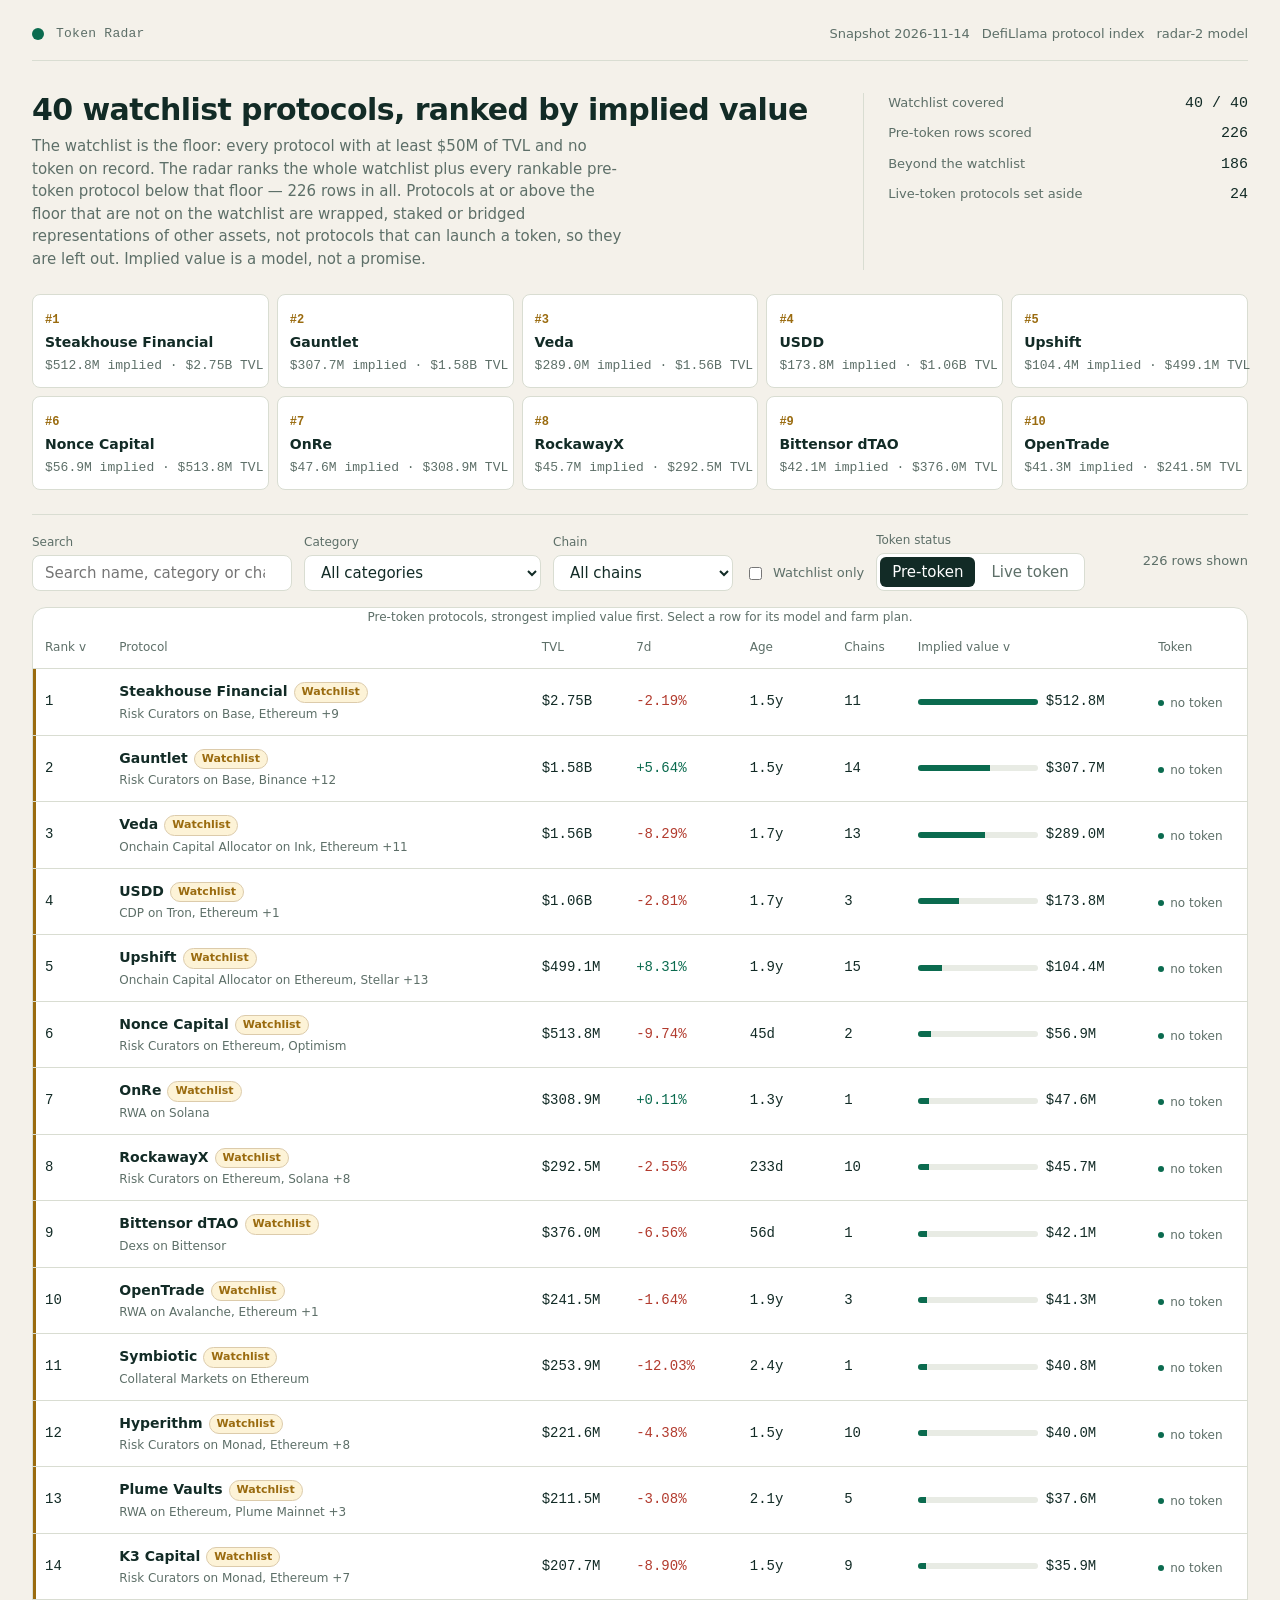
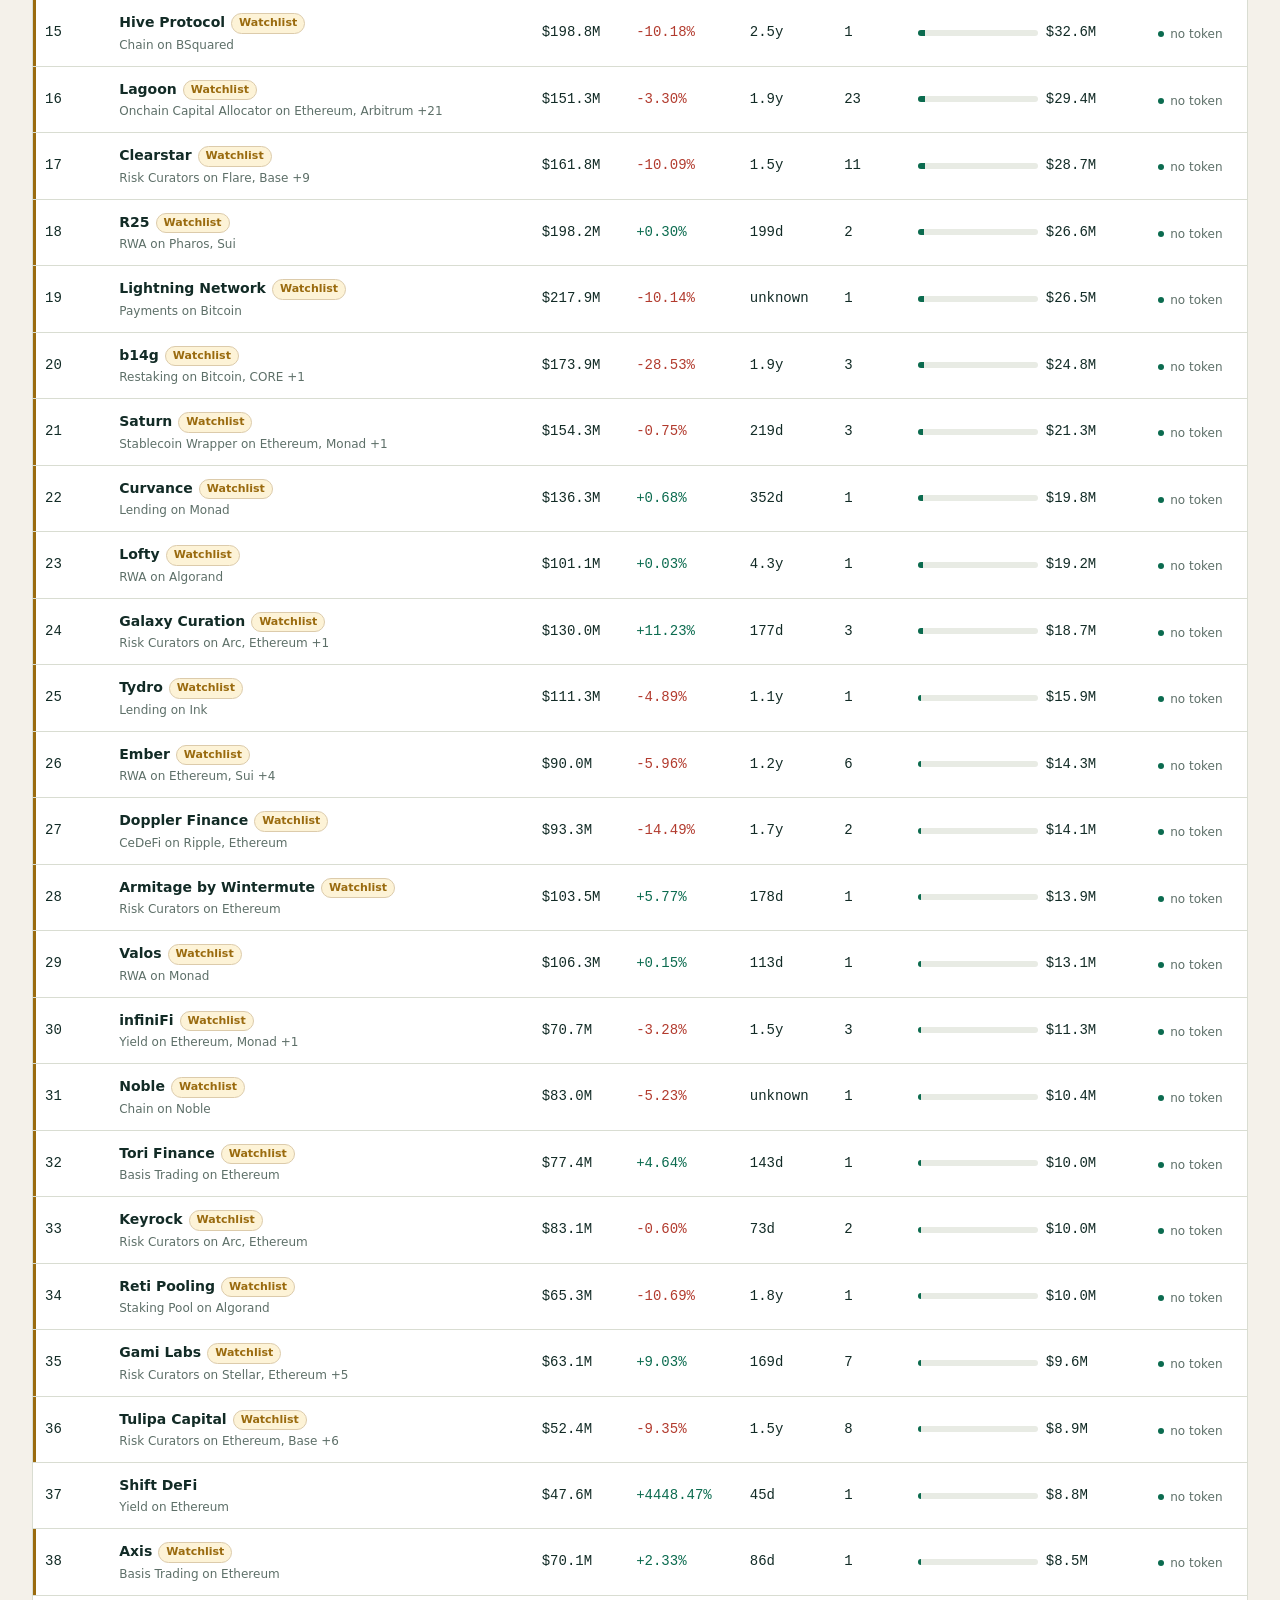
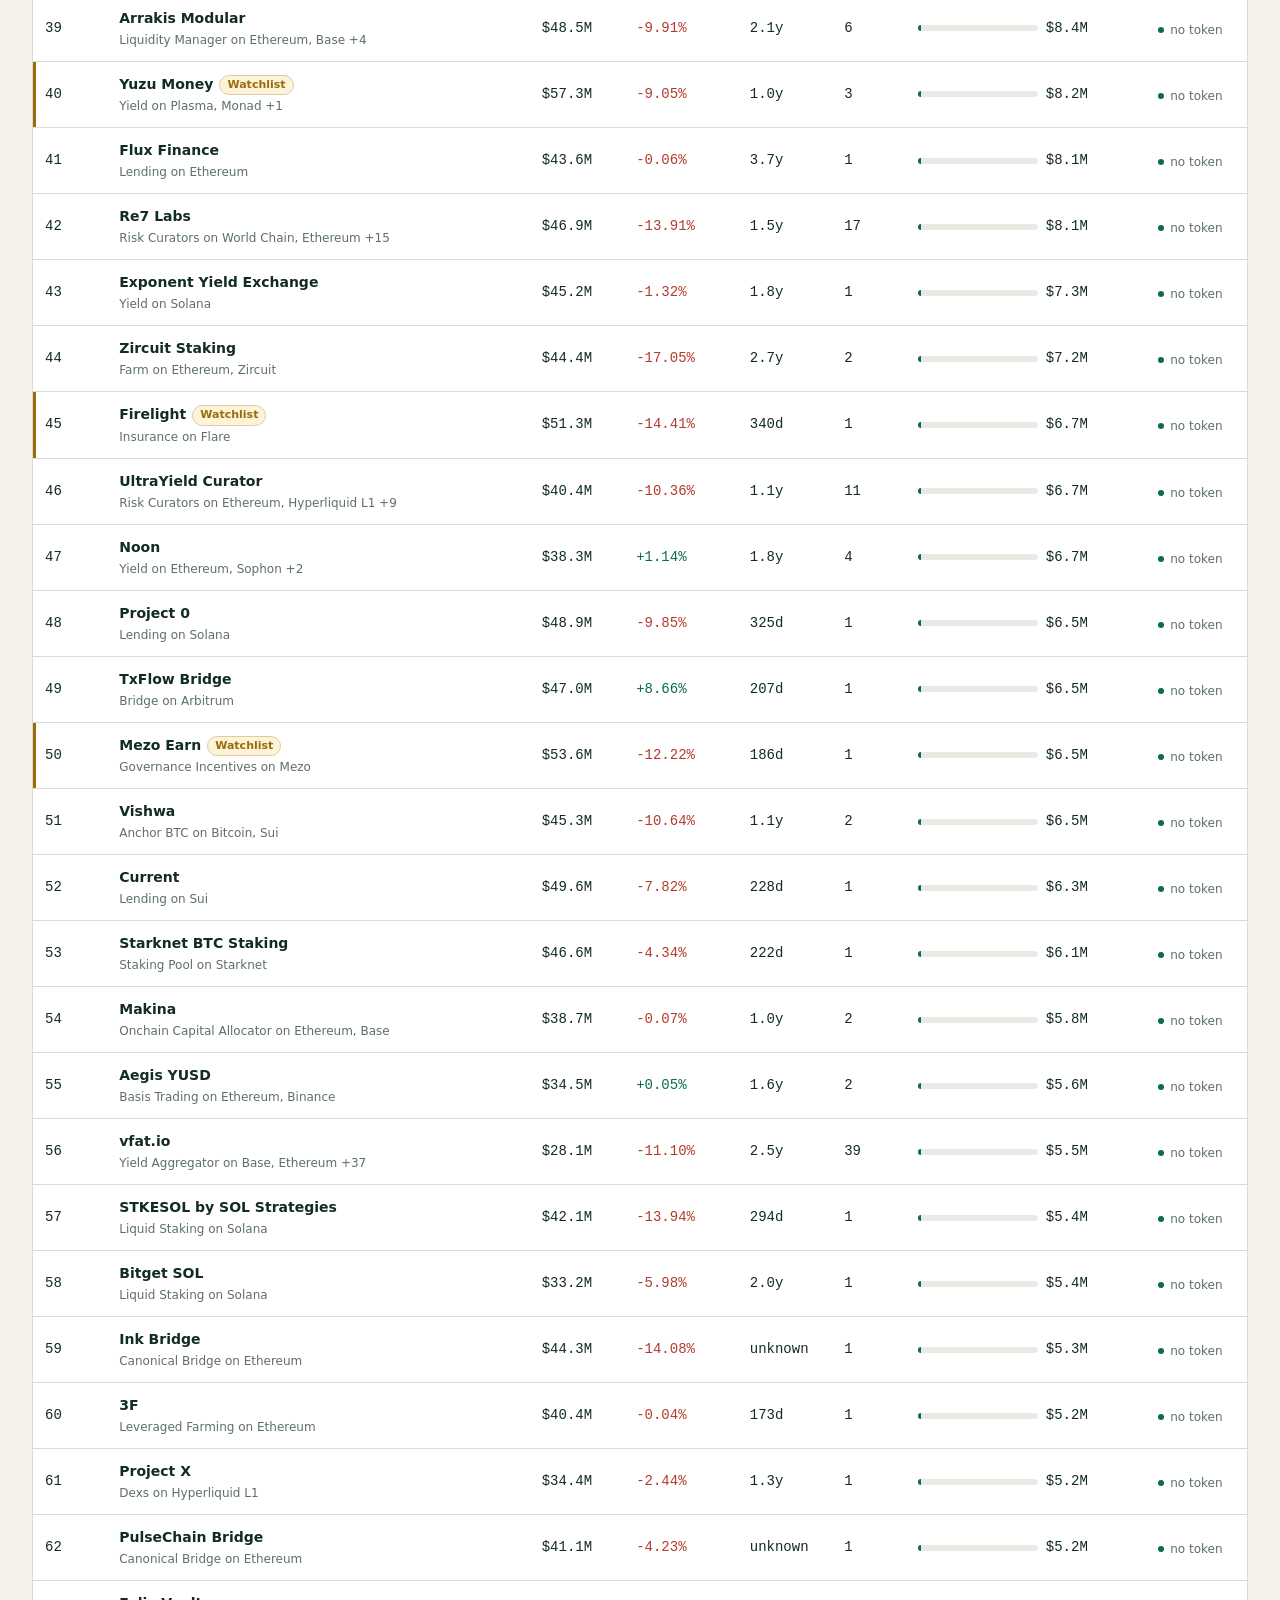
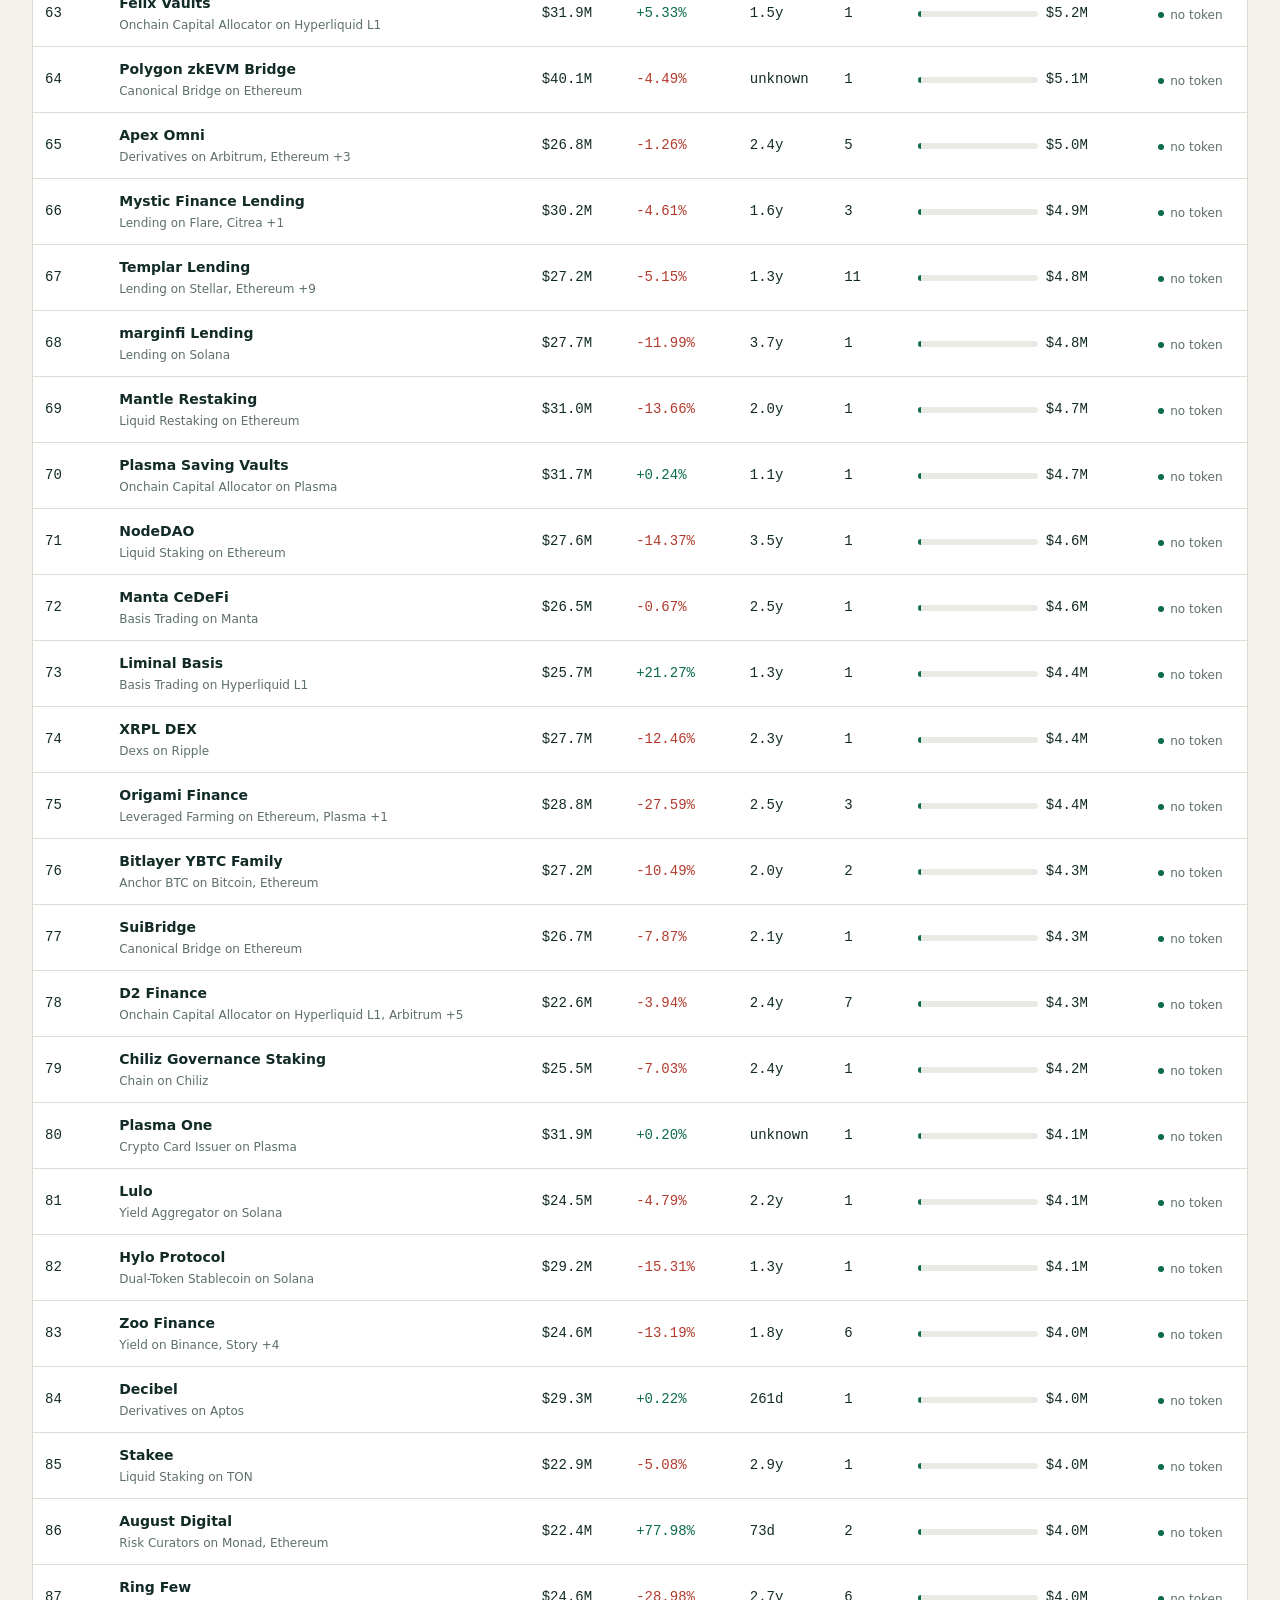
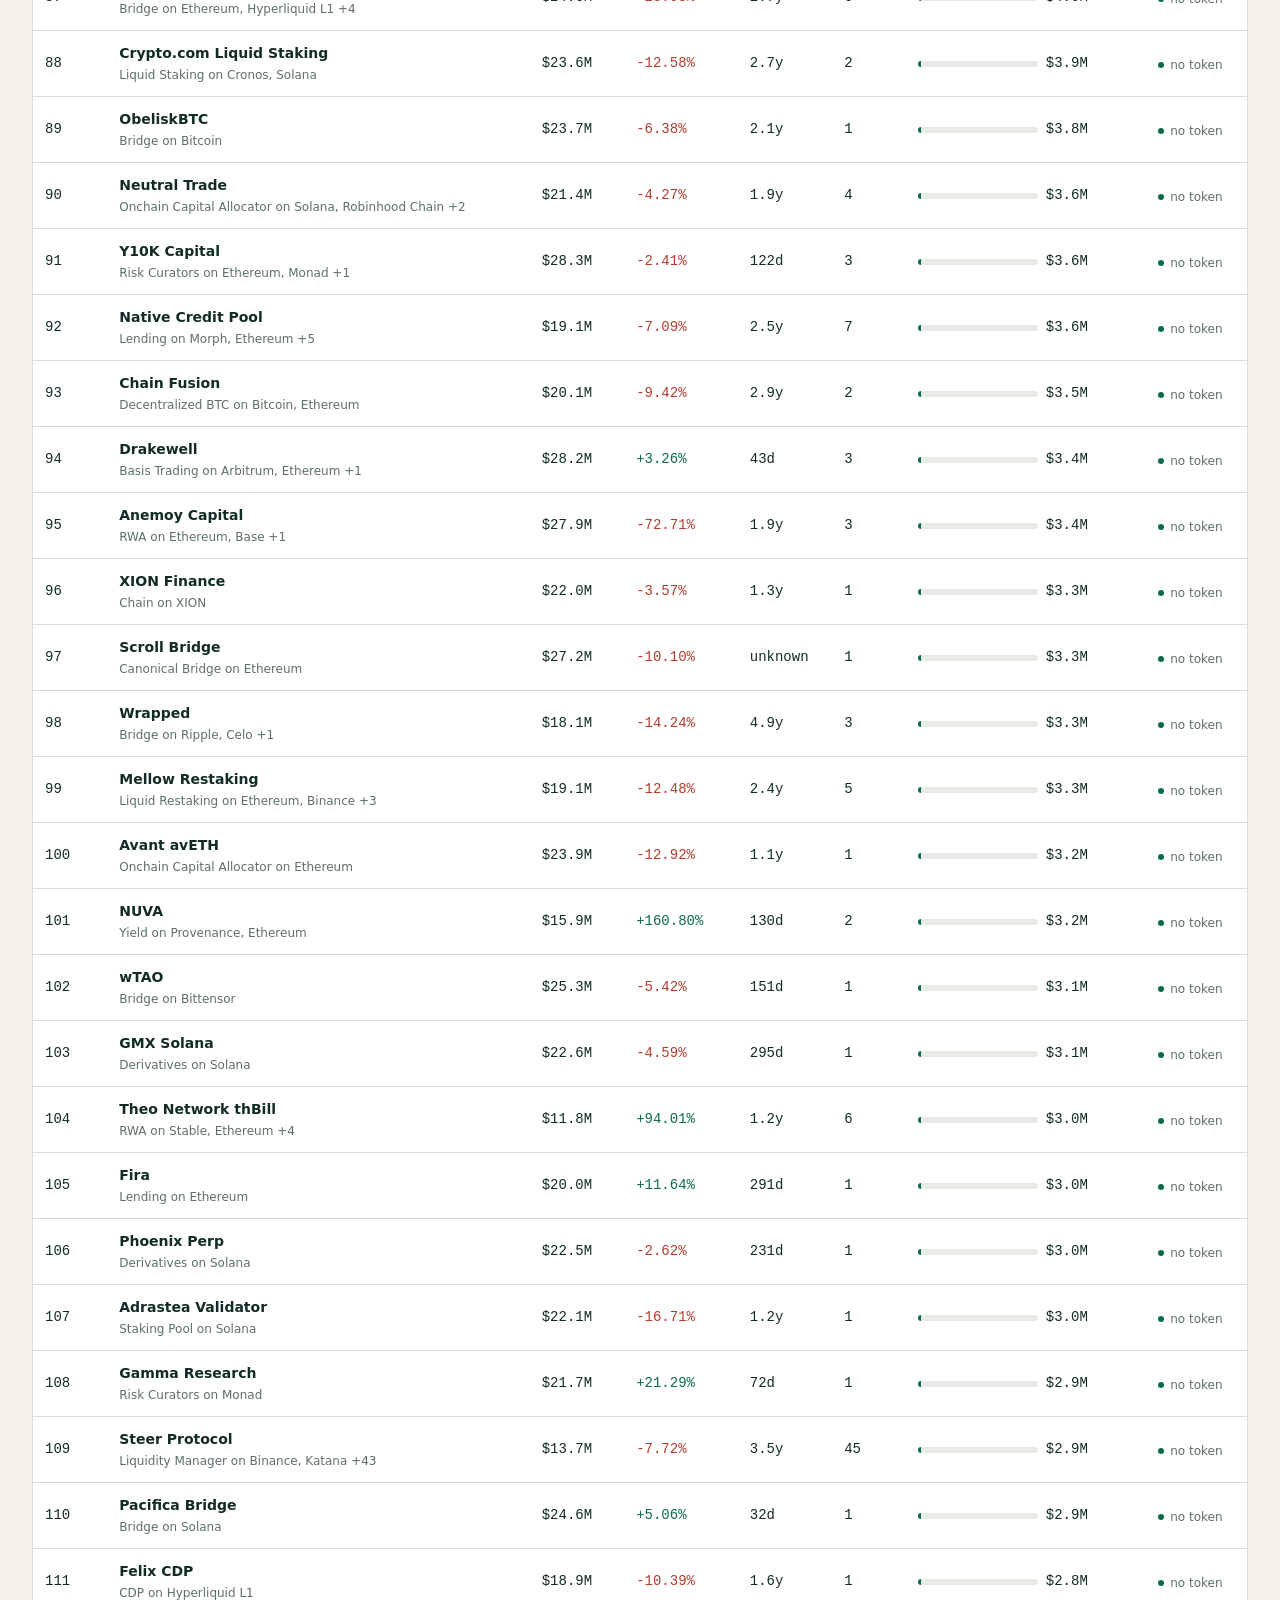
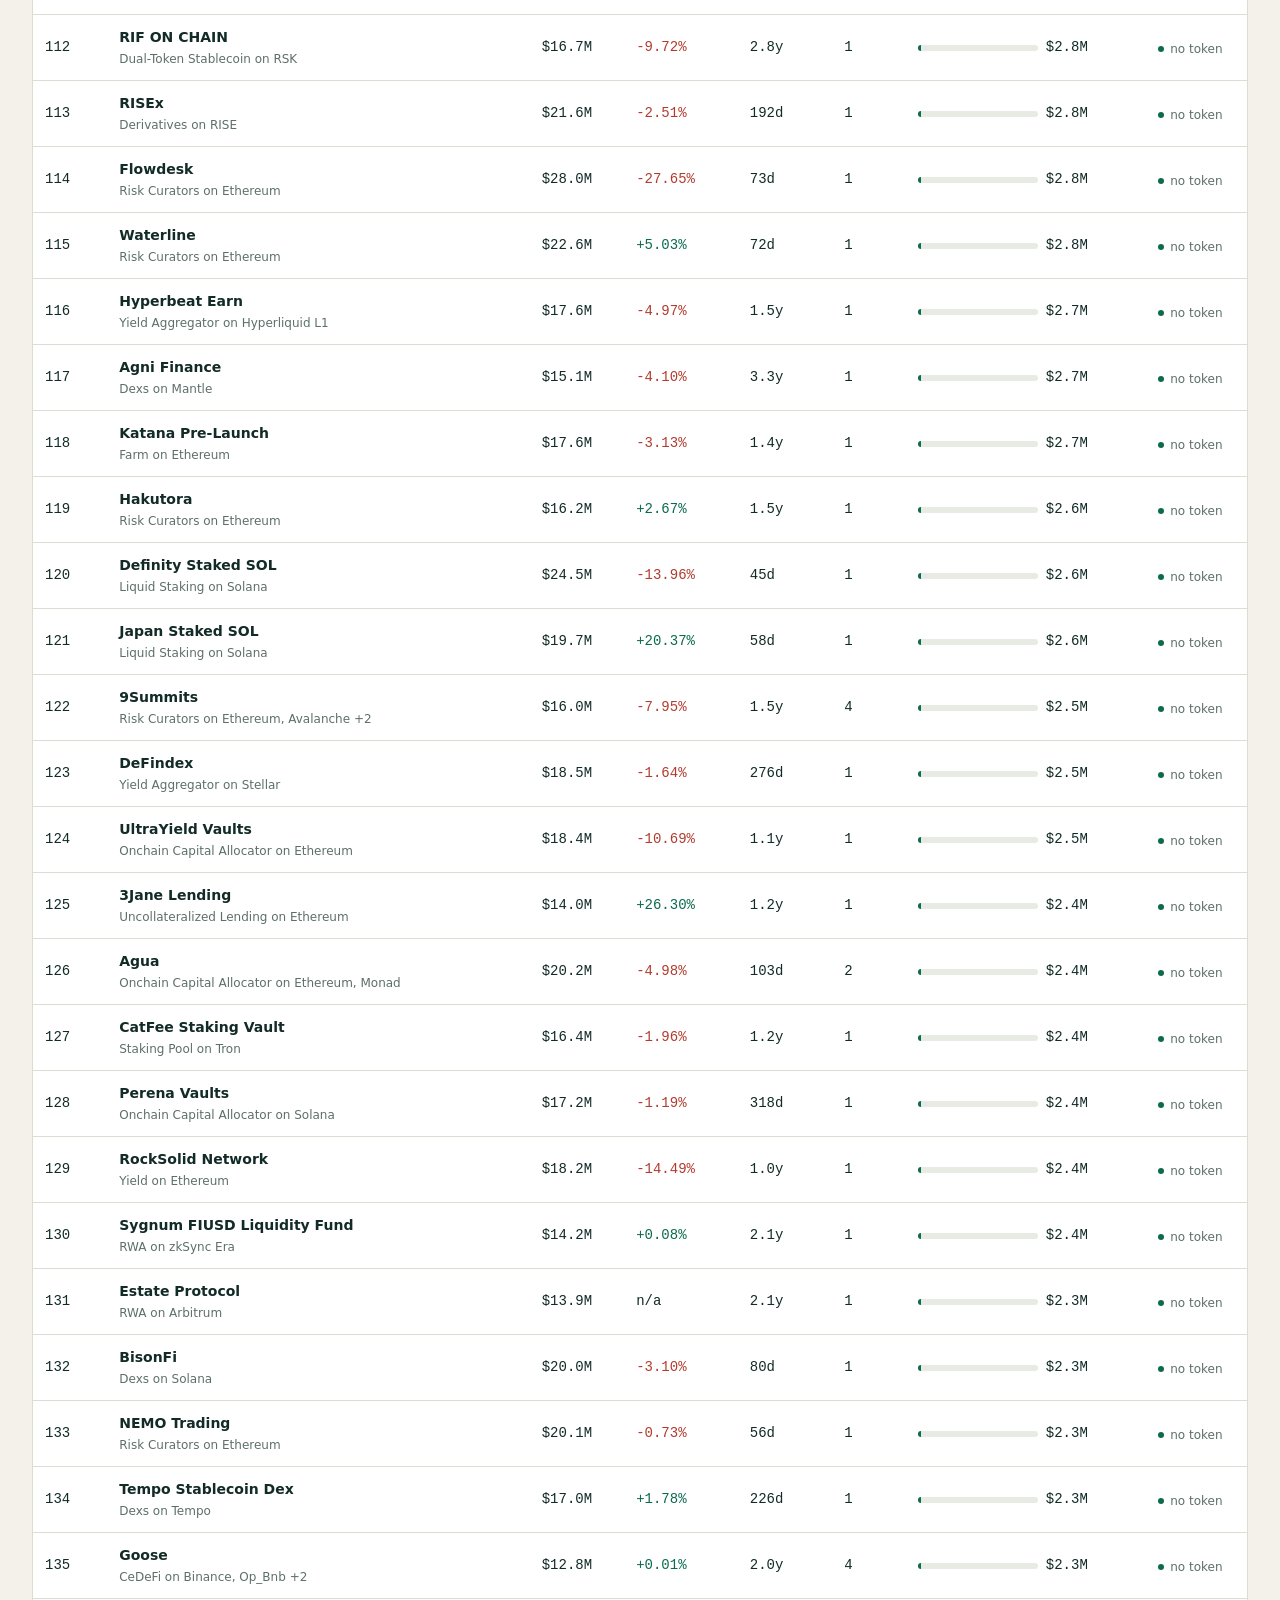
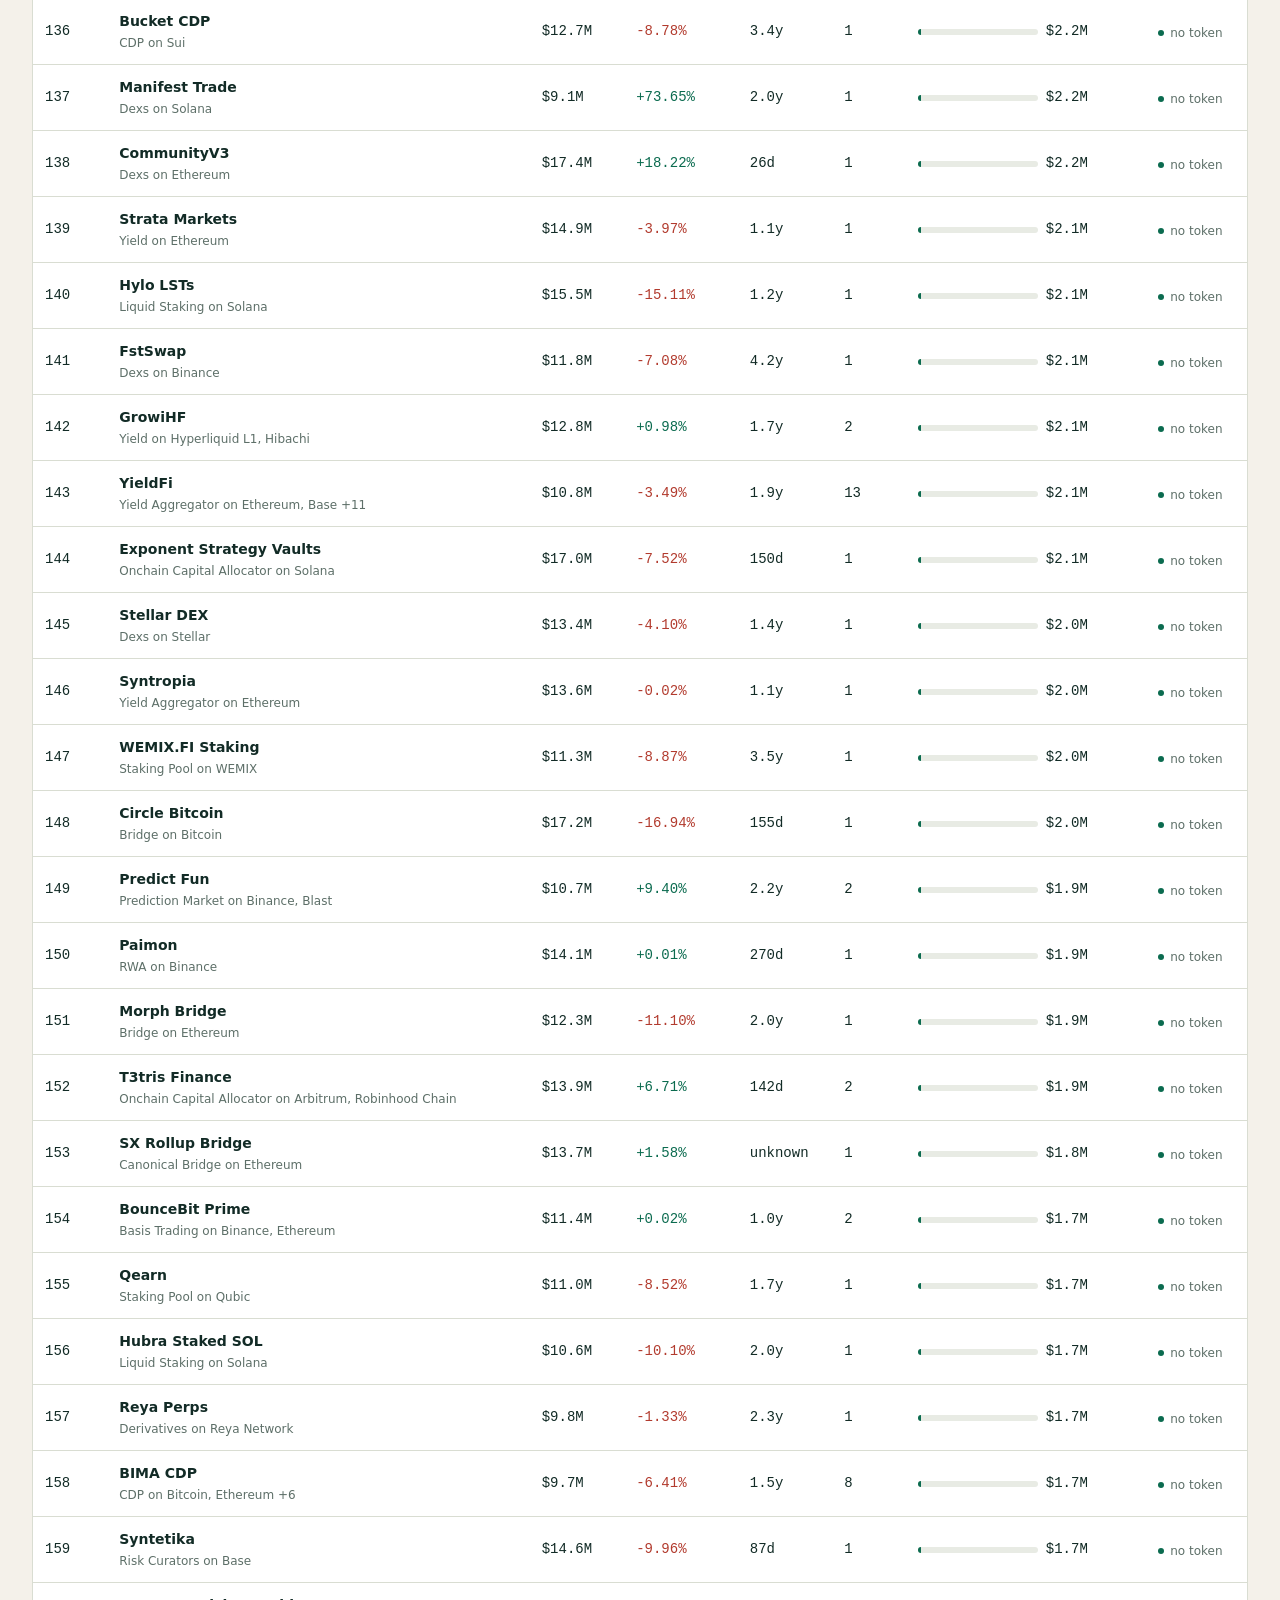
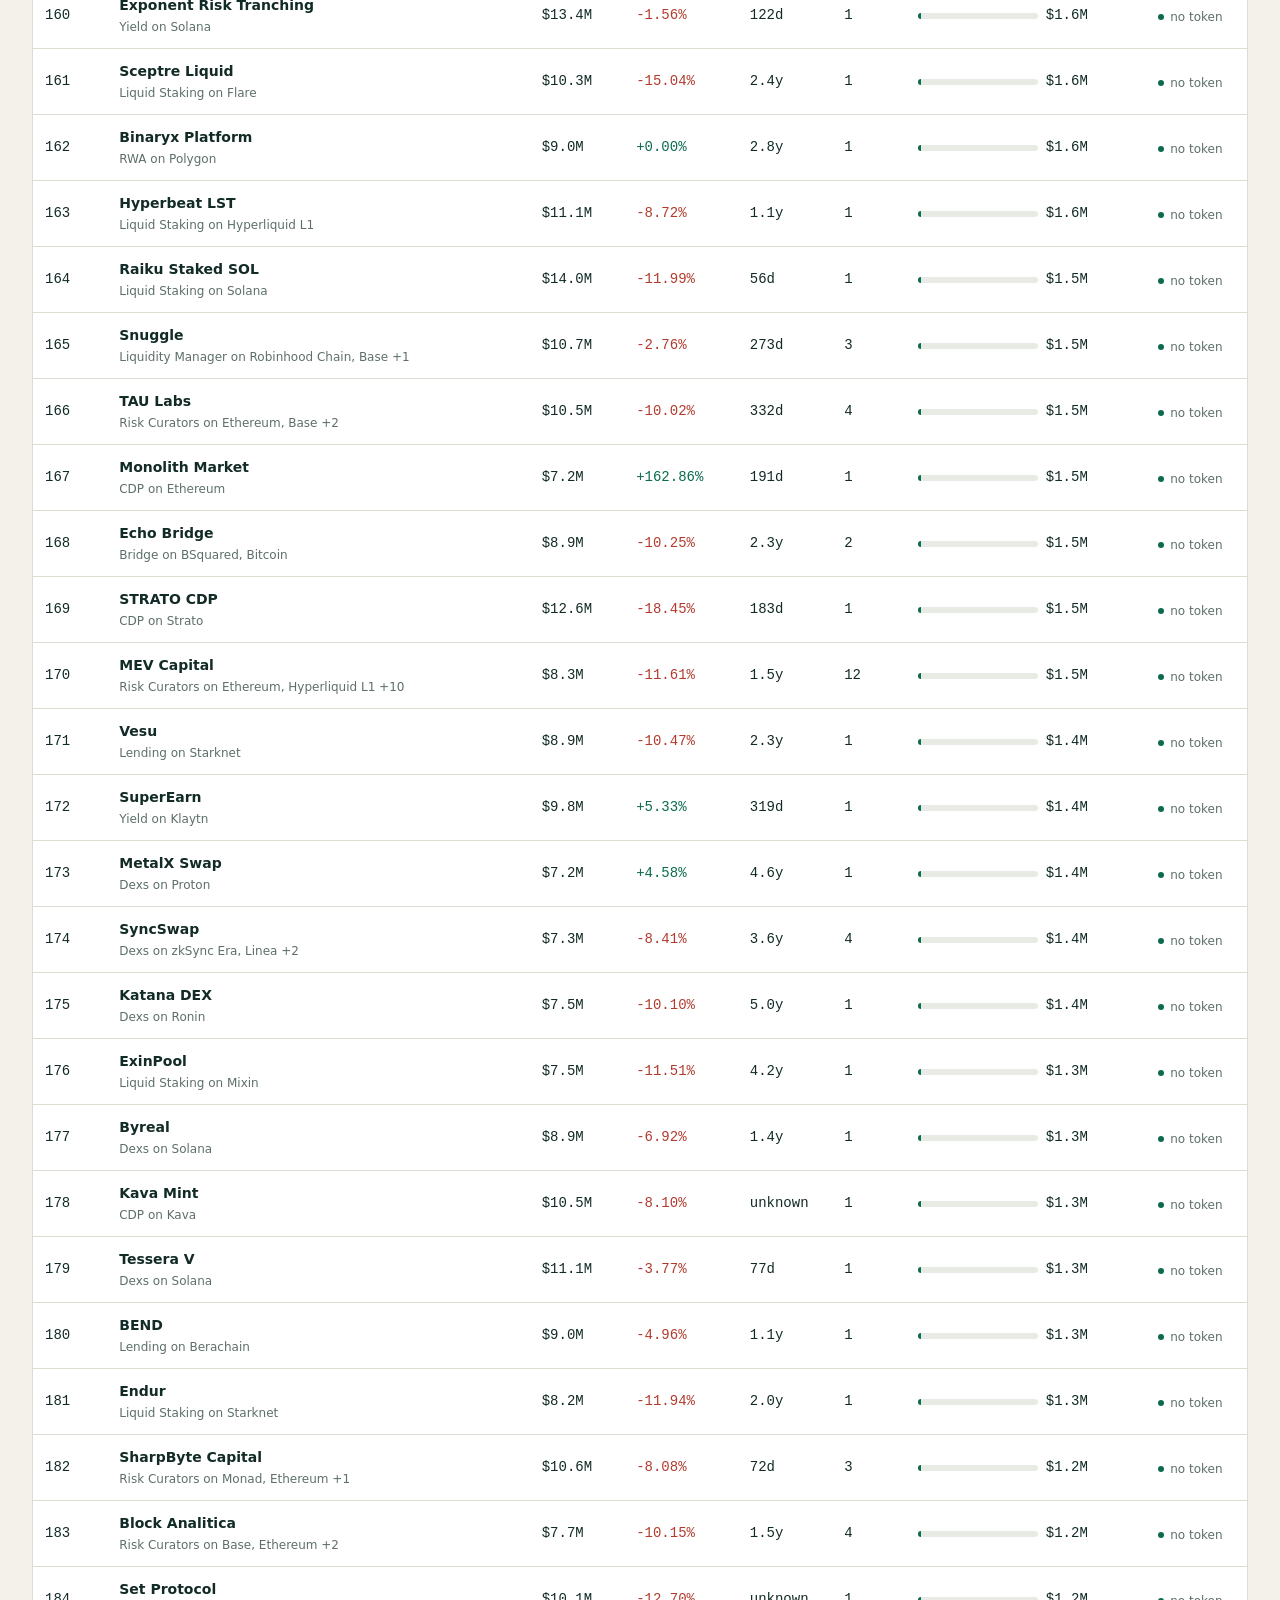
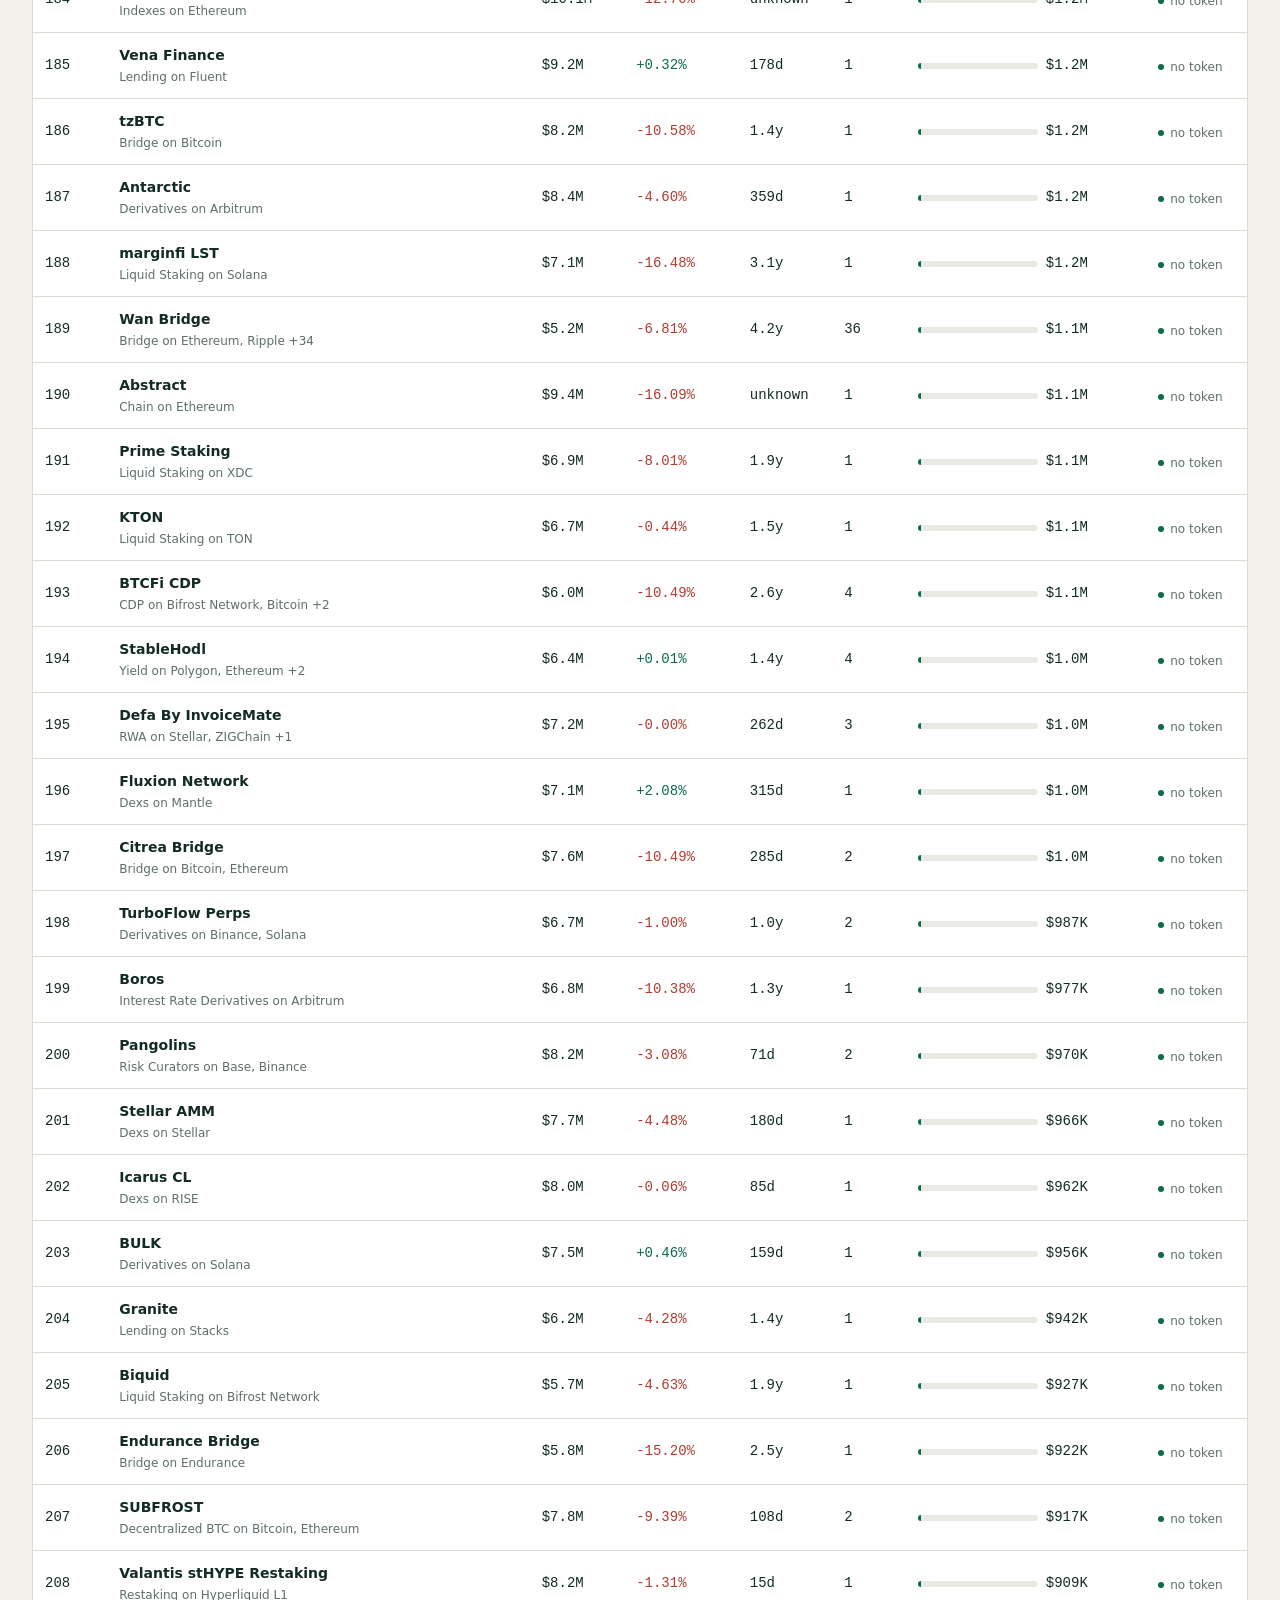
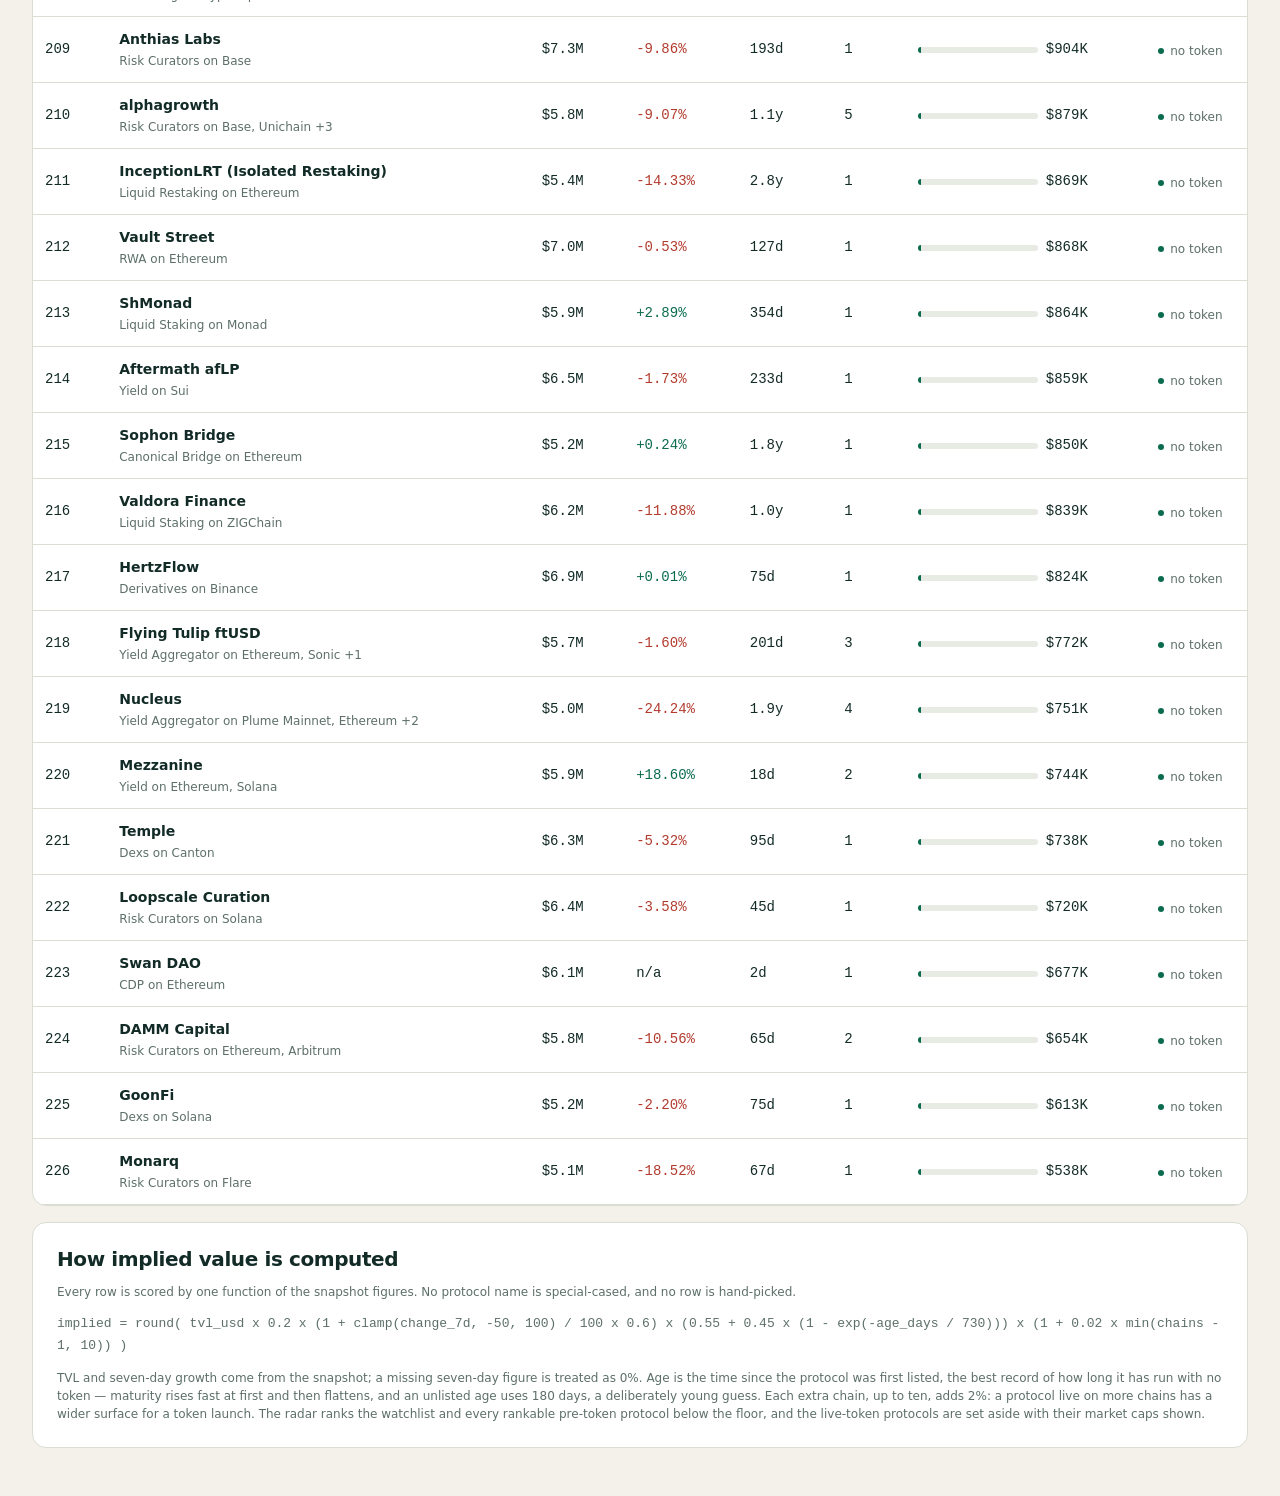
<file: index.html>
<!doctype html>
<html lang="en">
<head>
<meta charset="utf-8">
<meta name="viewport" content="width=device-width, initial-scale=1">
<meta name="description" content="Token Radar: every rankable pre-token protocol in the 14 November 2026 DefiLlama snapshot, ranked by implied value, with a farm plan for each.">
<title>Token Radar: pre-token protocols ranked by implied value</title>
<link rel="stylesheet" href="app.css">
</head>
<body>
<a class="skip" href="#board">Skip to the board</a>
<main id="board" tabindex="-1" aria-busy="true"></main>
<noscript><p style="max-width: 60ch; margin: 2em auto; font-family: system-ui, sans-serif;">Token Radar needs JavaScript to render its board: the data is in data.js beside this page, and the board is in board.json.</p></noscript>
<script src="data.js"></script>
<script src="app.js"></script>
</body>
</html>
</file>
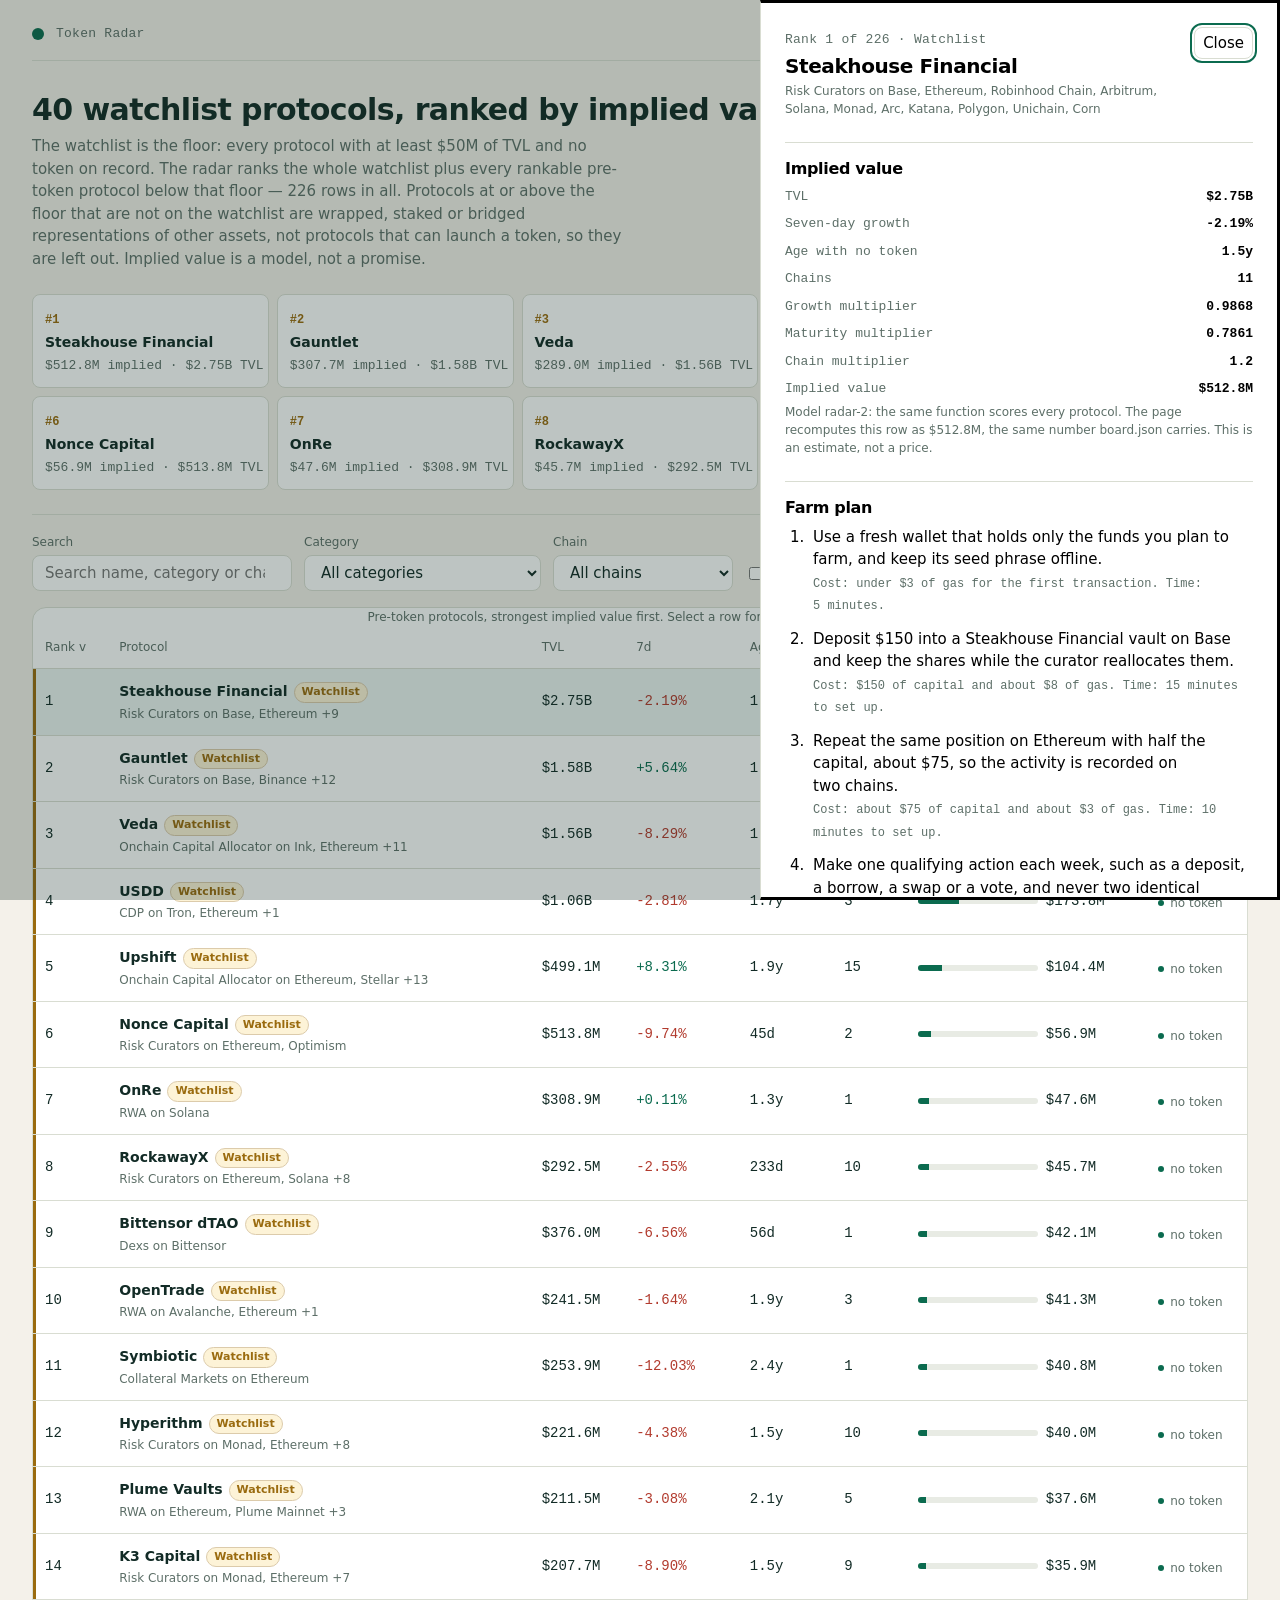
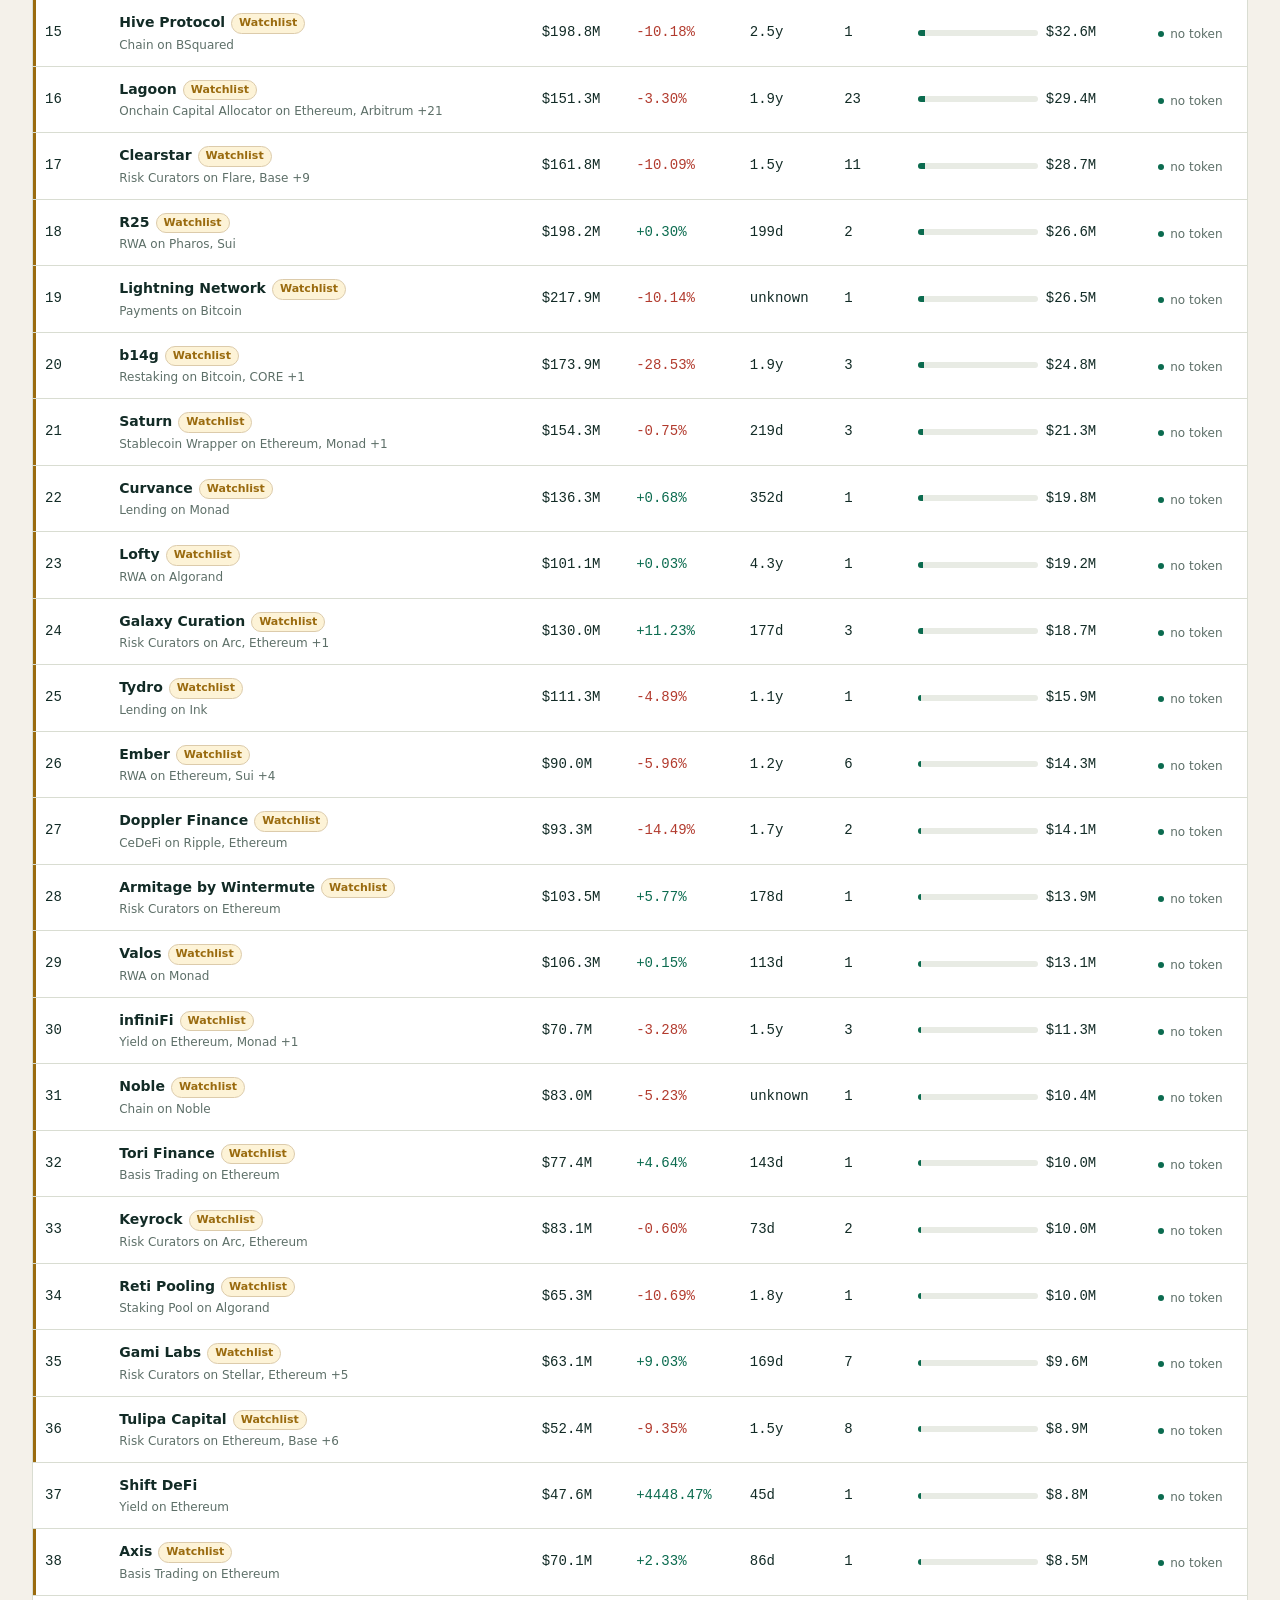
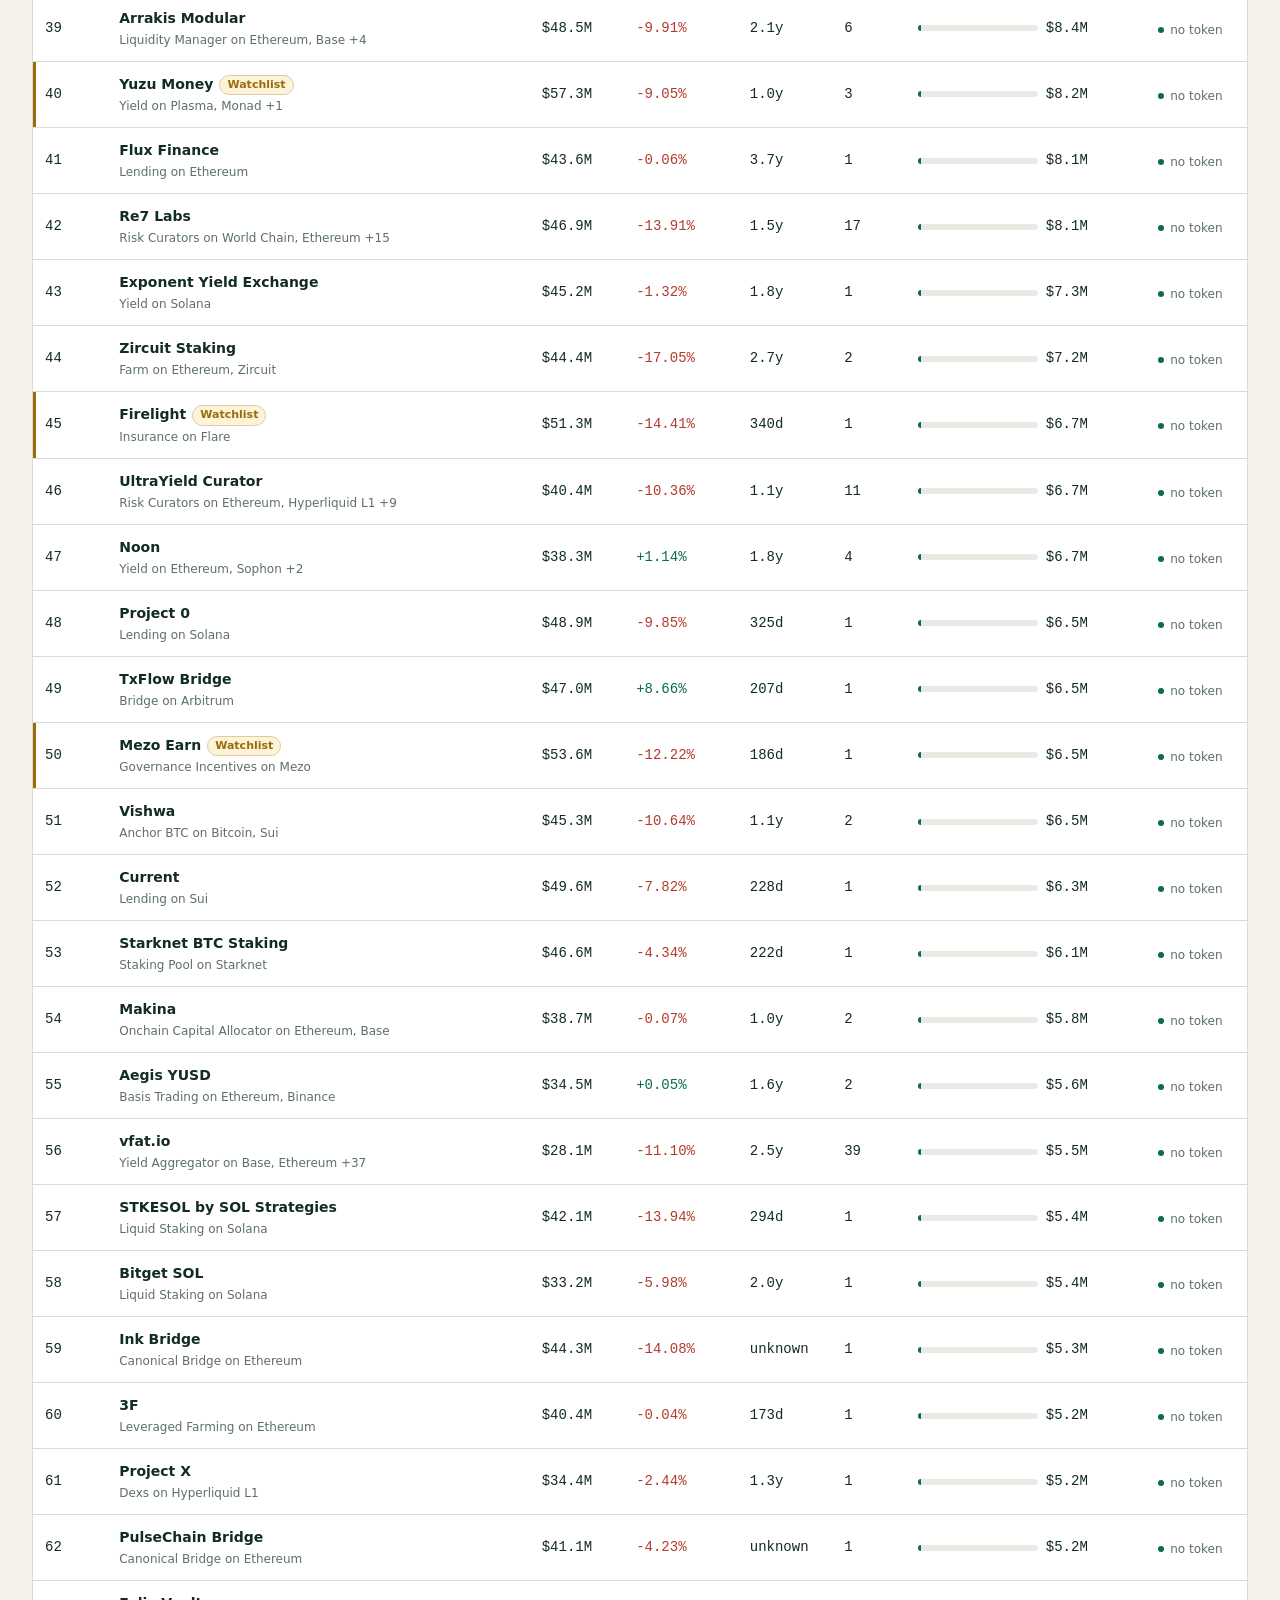
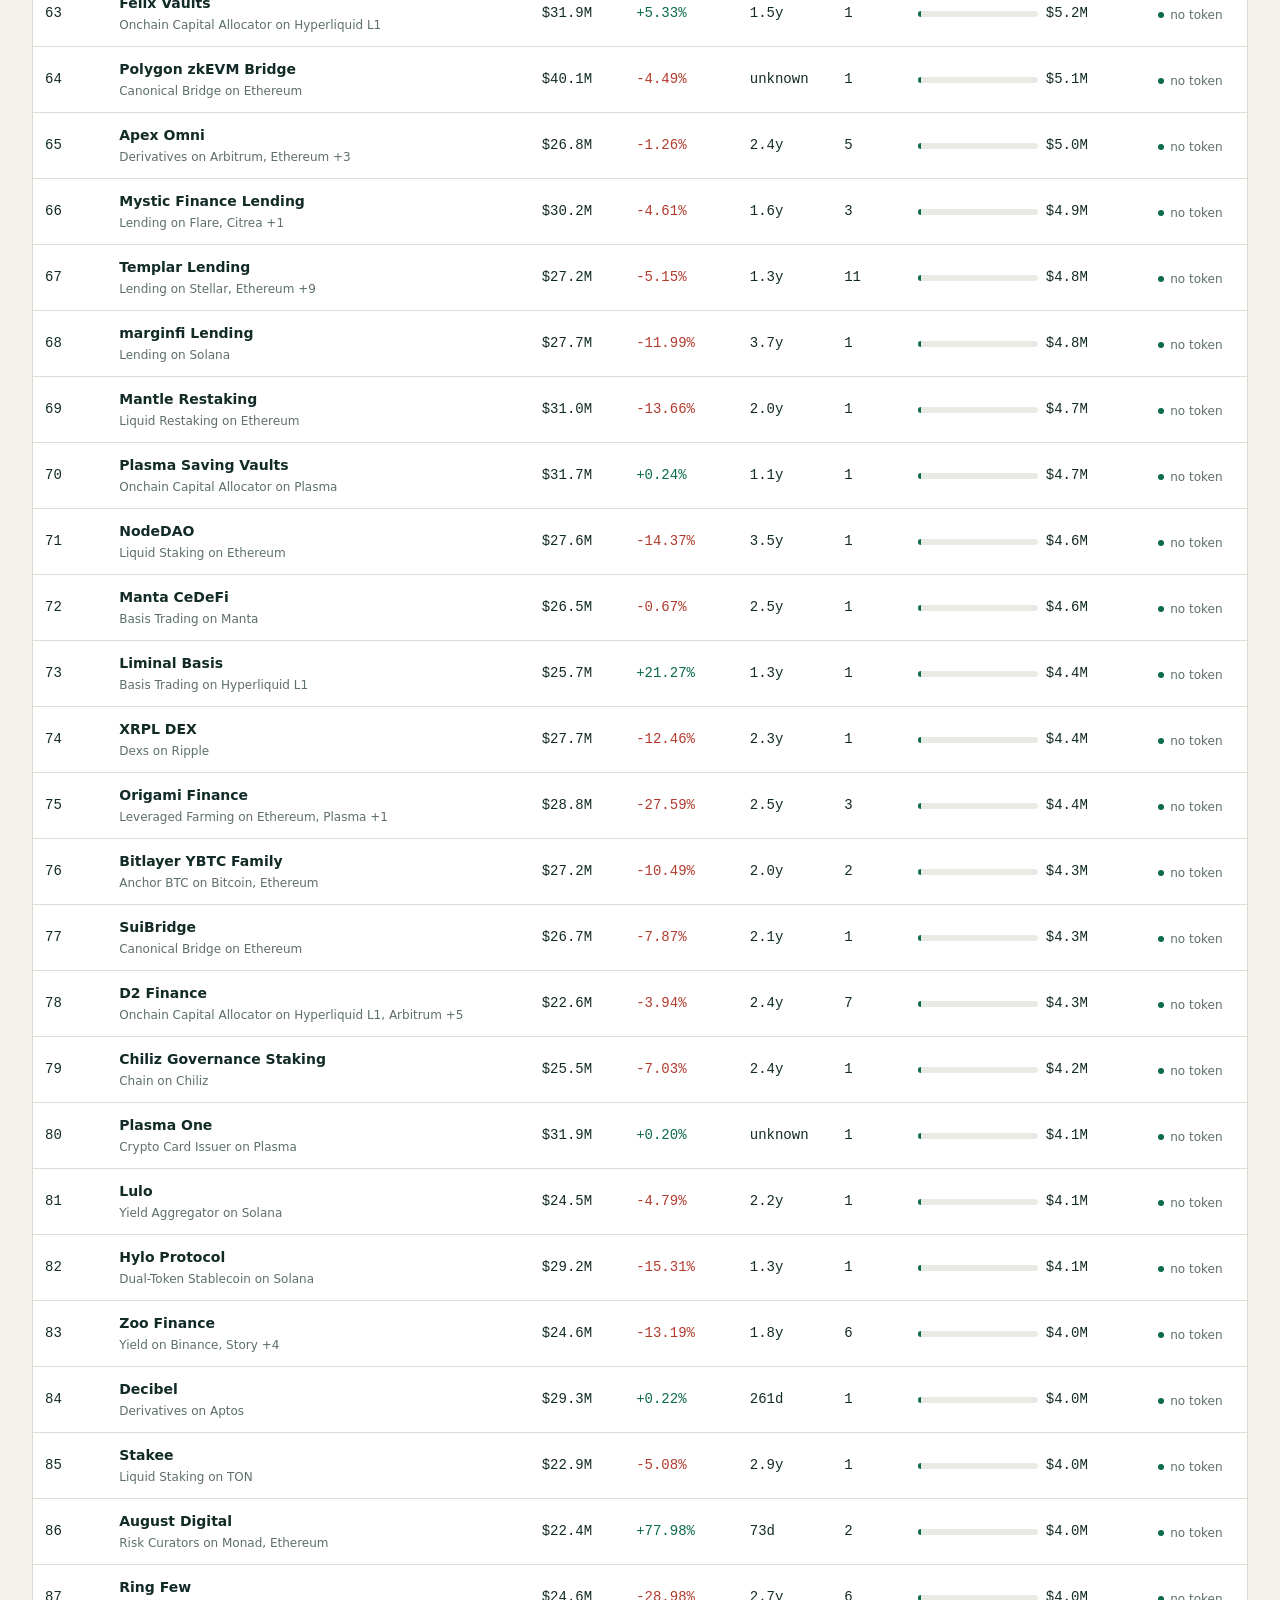
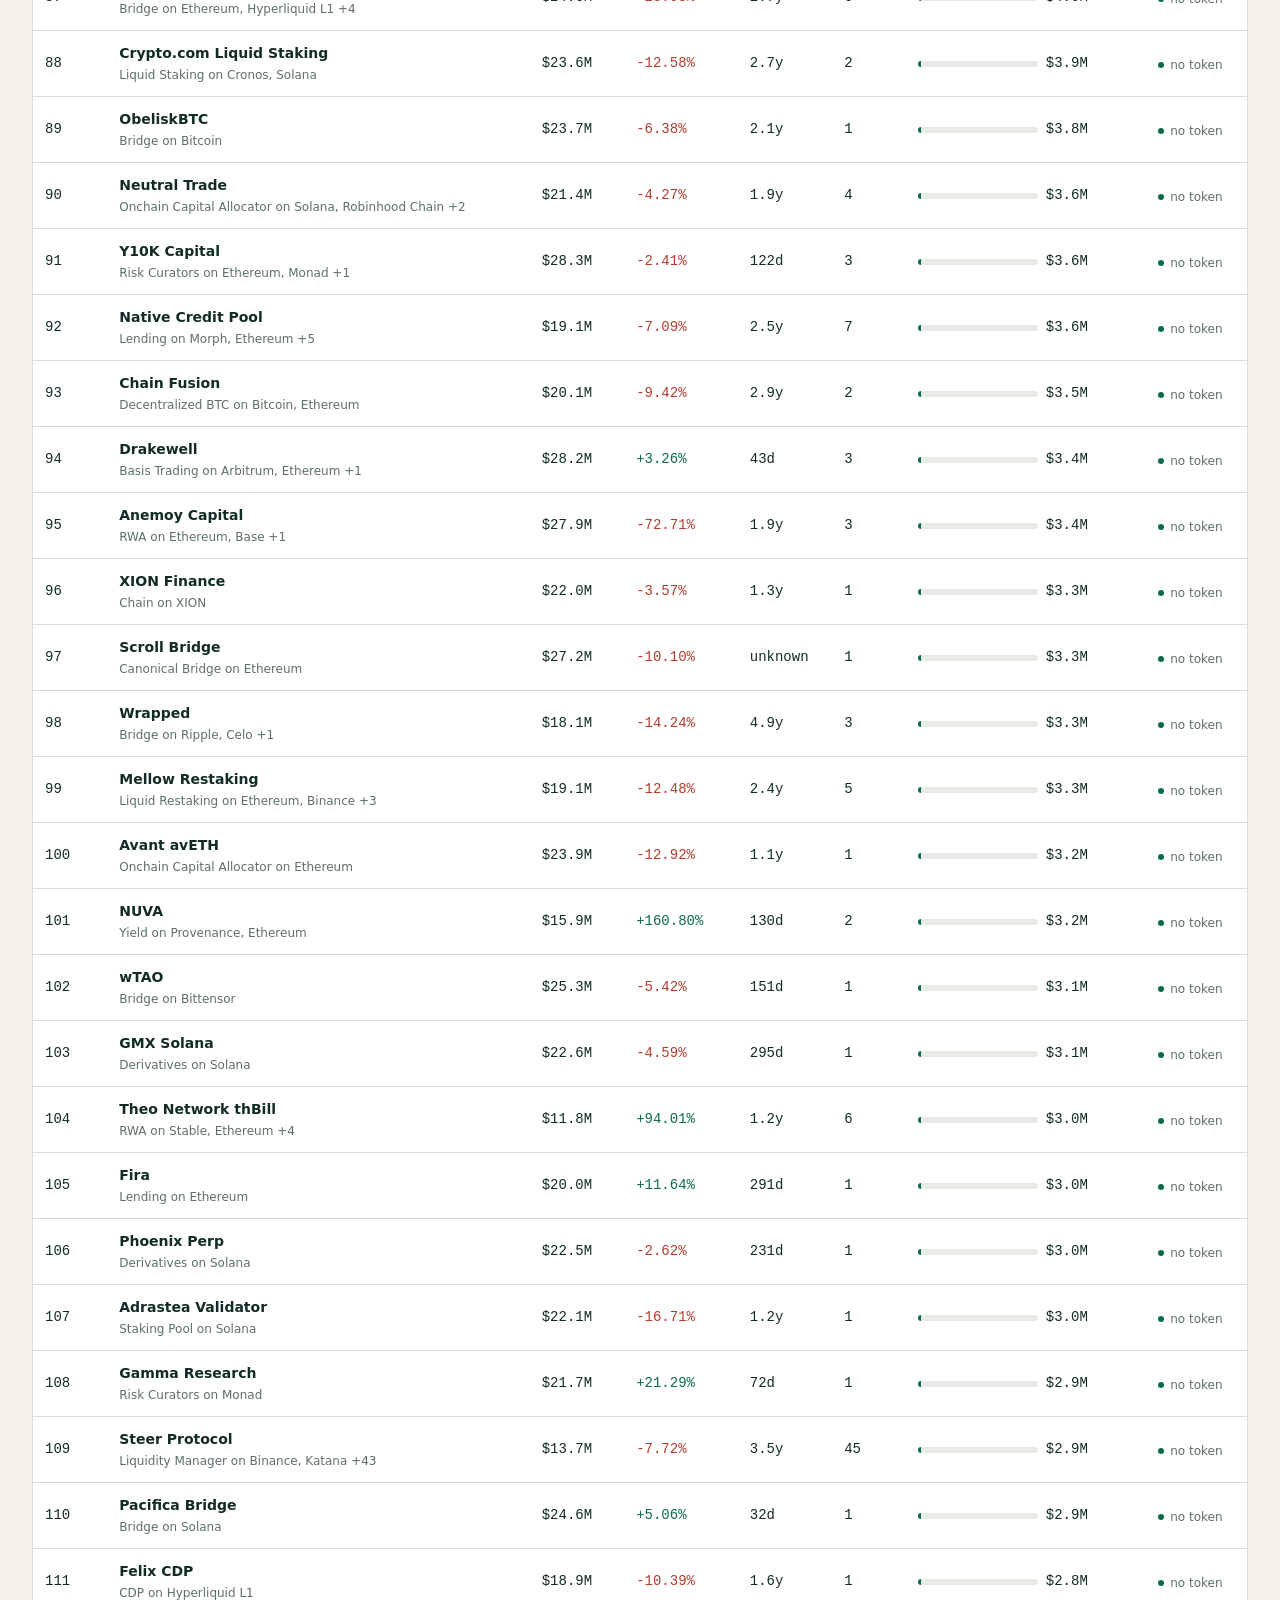
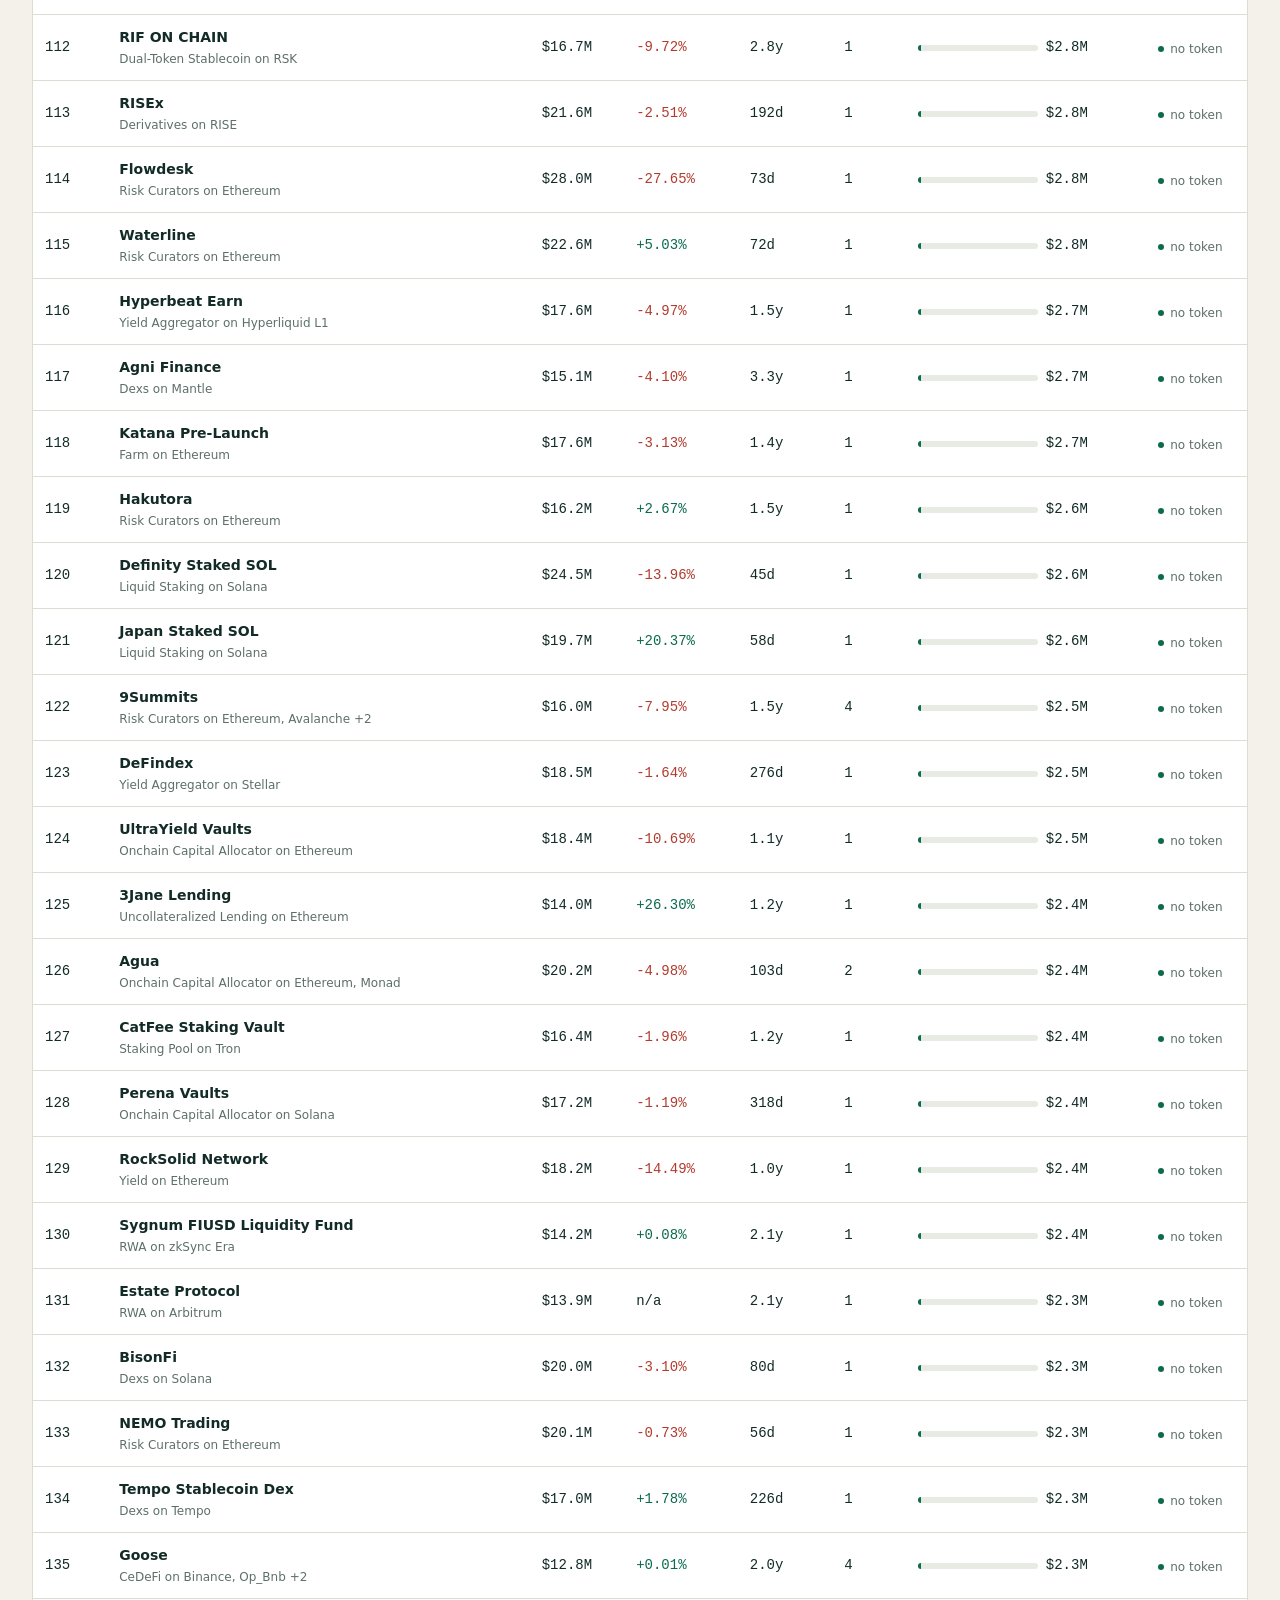
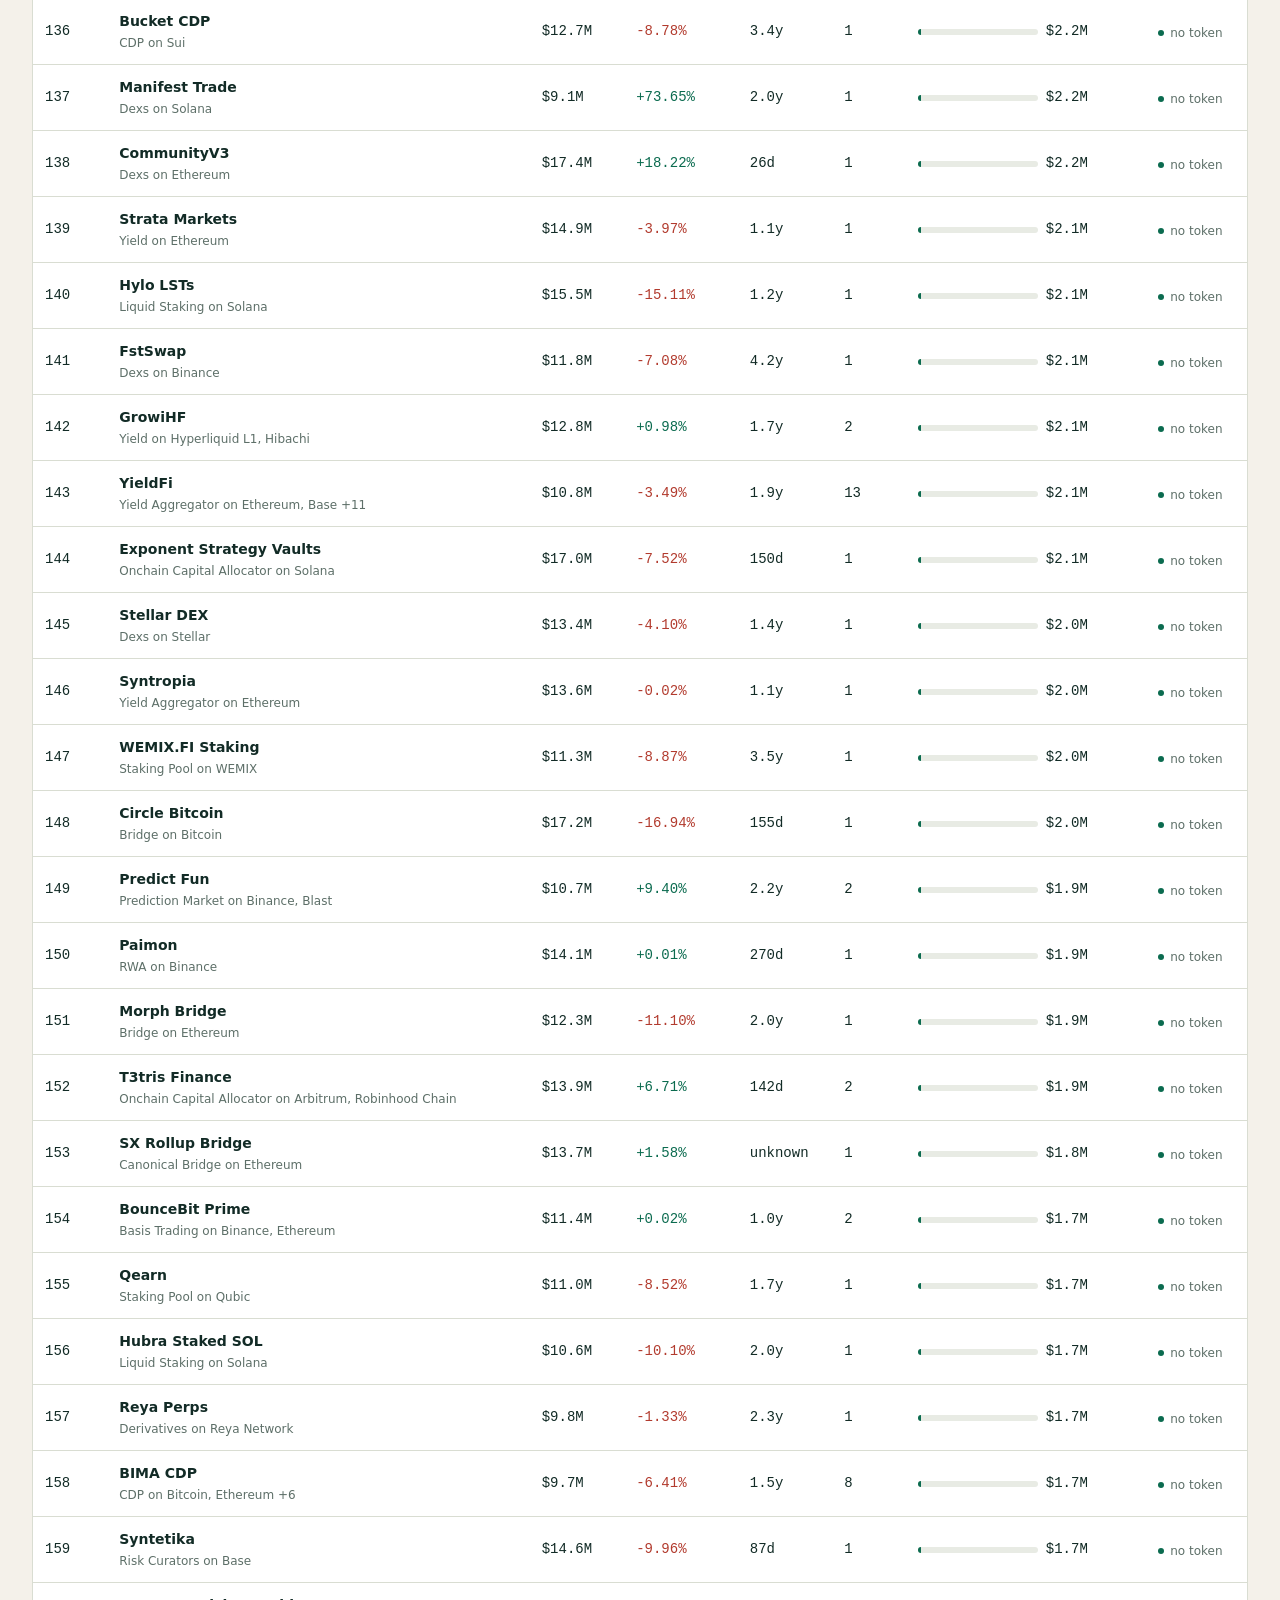
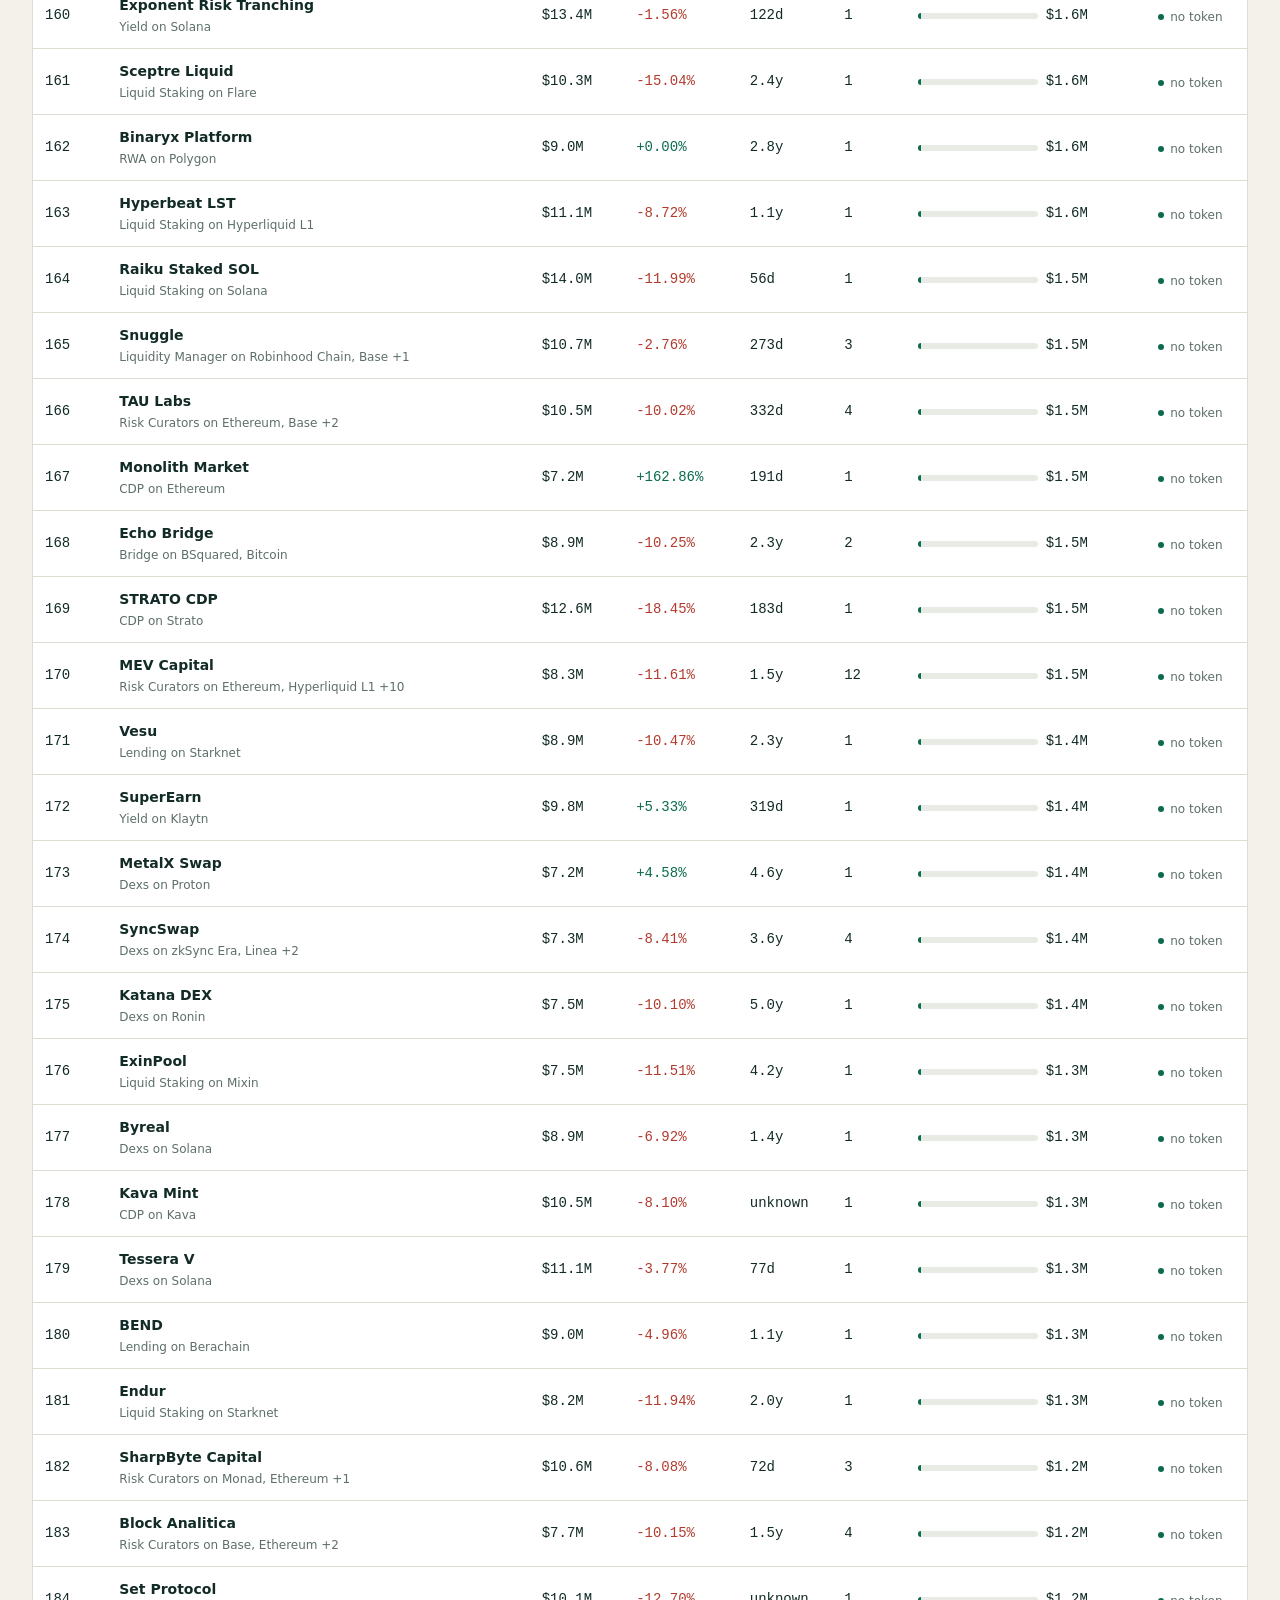
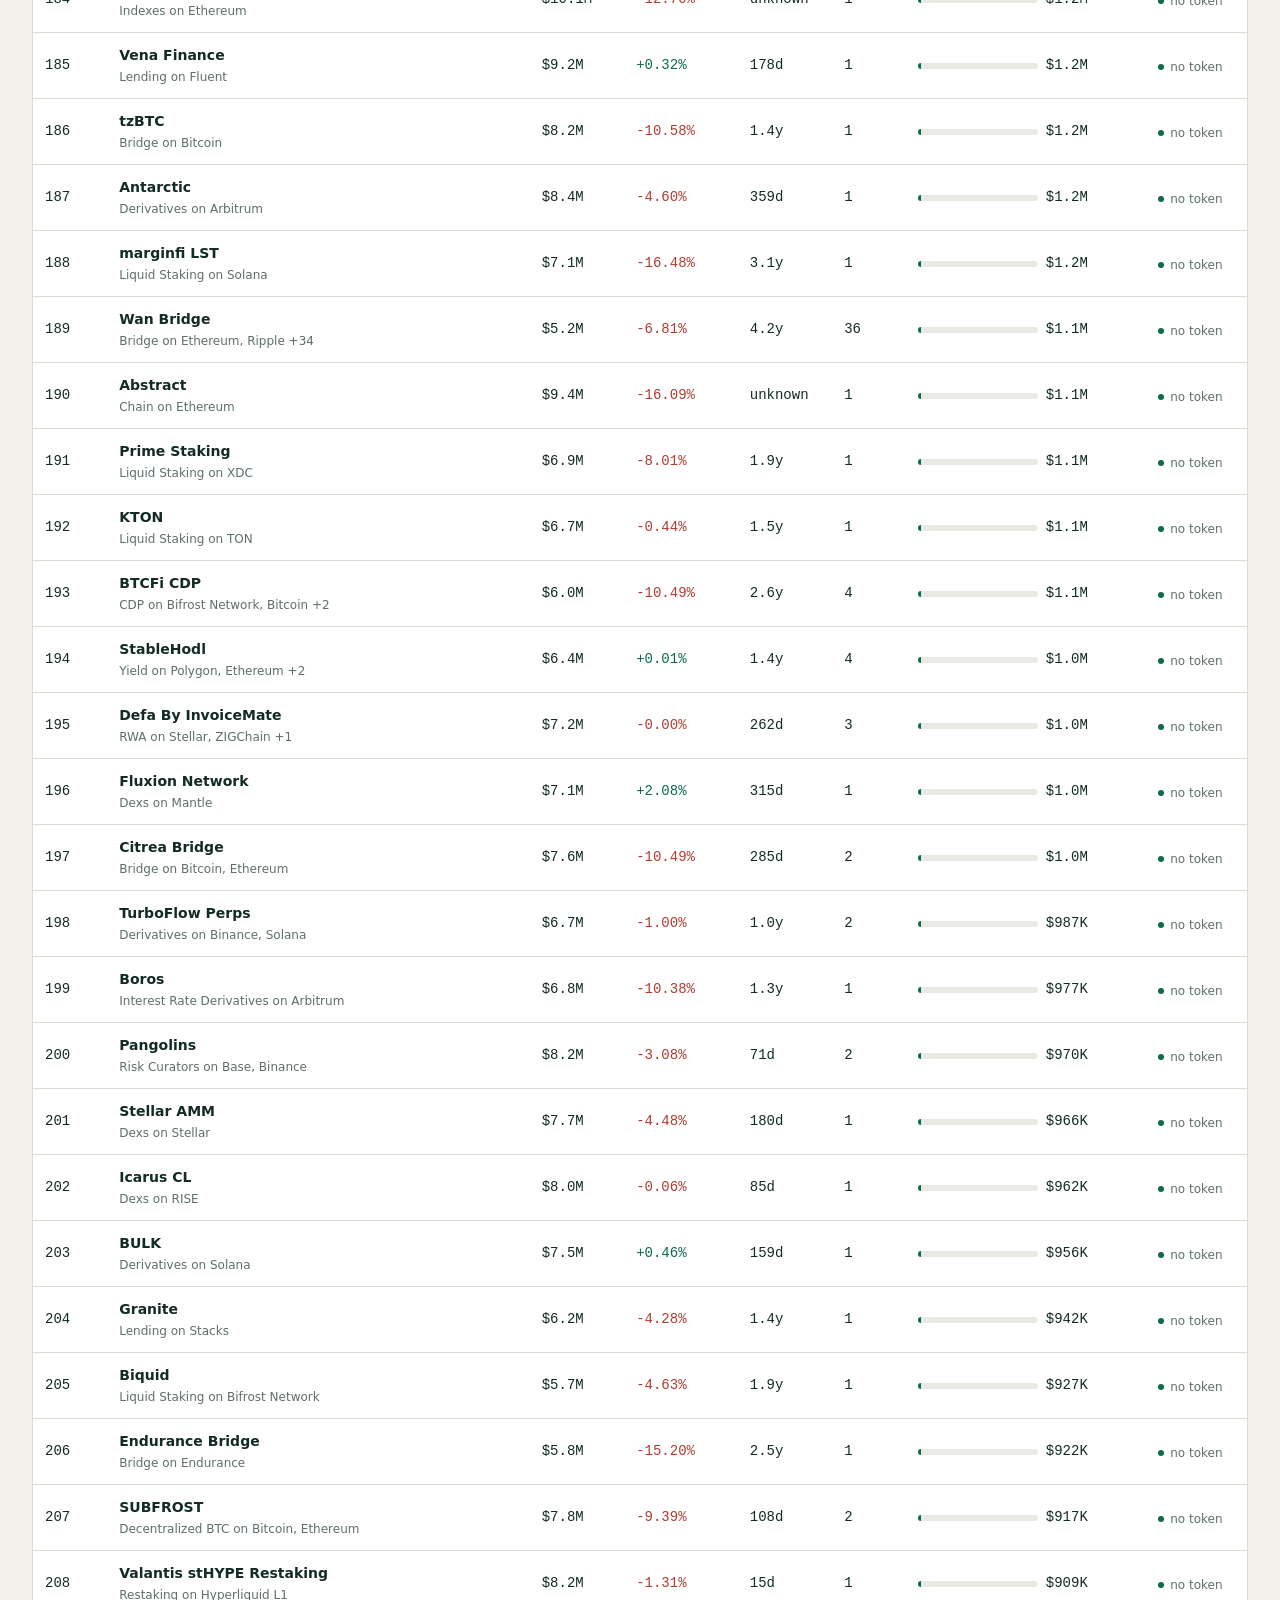
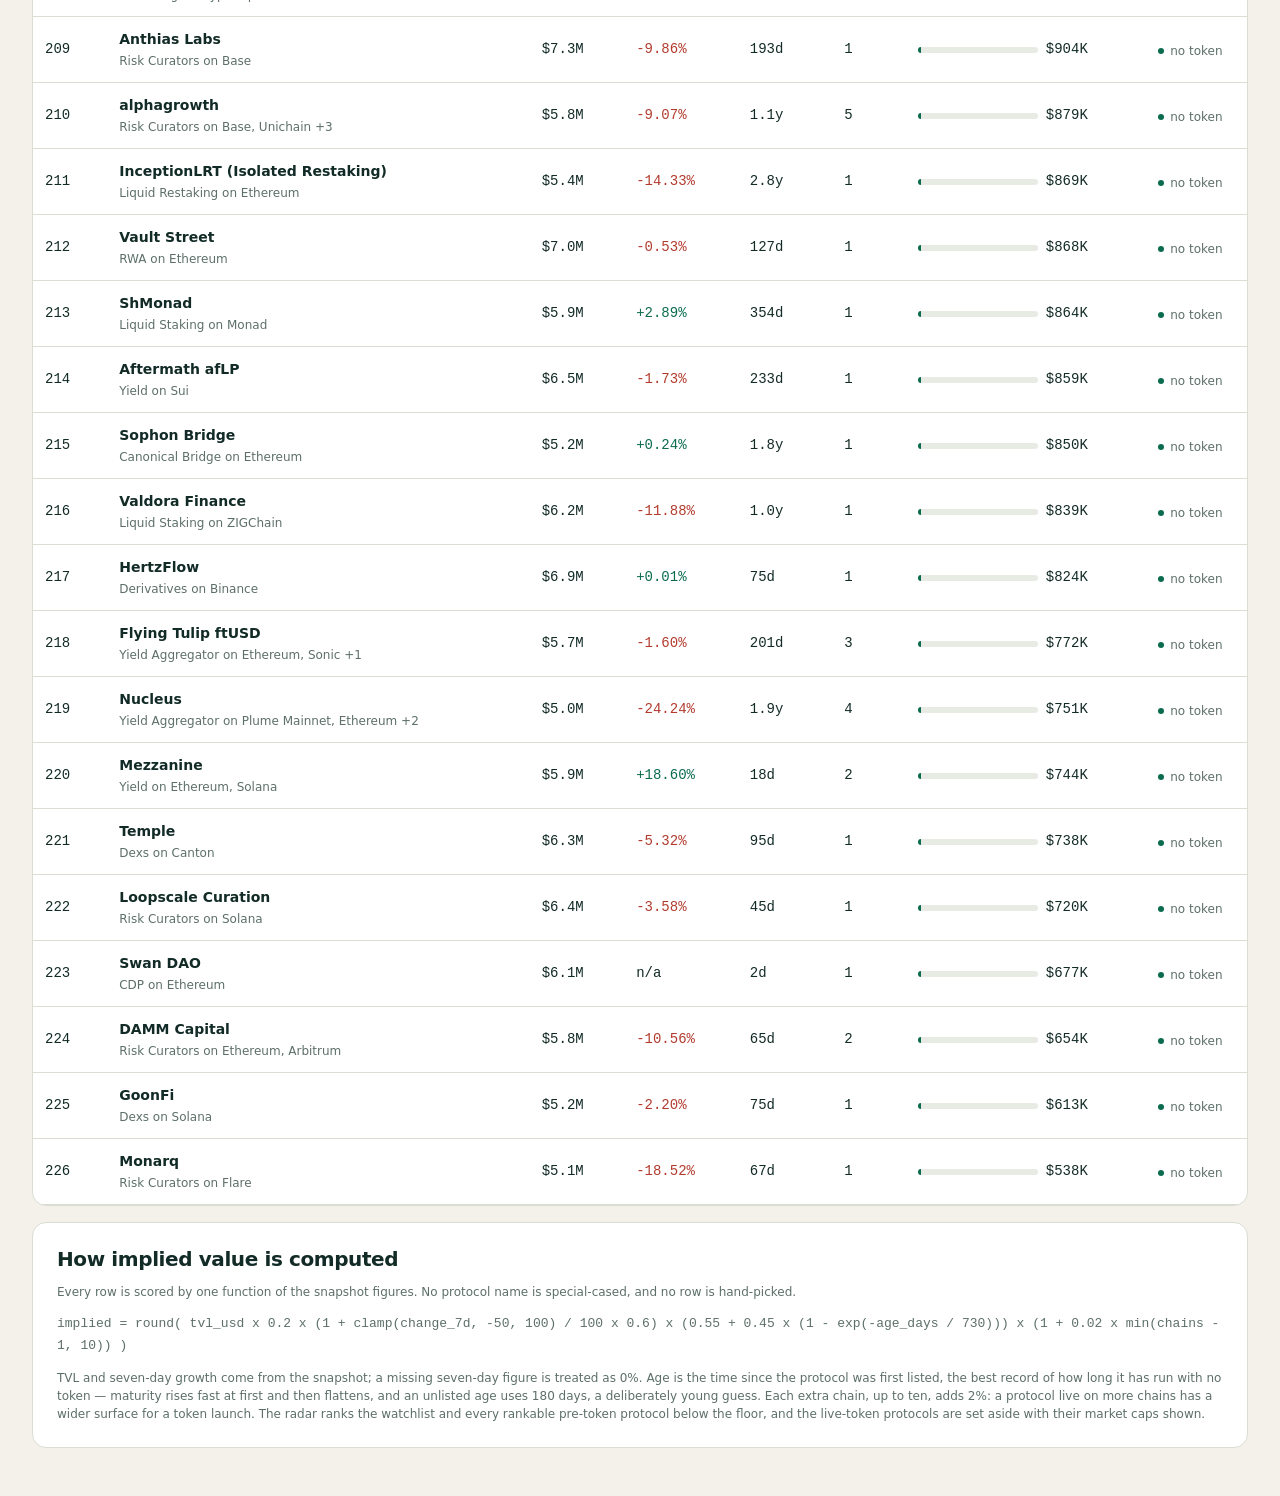
<file: detail.html>
<!doctype html>
<html lang="en">
<head>
<meta charset="utf-8">
<meta name="viewport" content="width=device-width, initial-scale=1">
<meta name="description" content="Token Radar: every rankable pre-token protocol in the 14 November 2026 DefiLlama snapshot, ranked by implied value, with a farm plan for each.">
<title>Token Radar: pre-token protocols ranked by implied value</title>
<link rel="stylesheet" href="app.css">
</head>
<body>
<a class="skip" href="#board">Skip to the board</a>
<main id="board" tabindex="-1" aria-busy="true"></main>
<noscript><p style="max-width: 60ch; margin: 2em auto; font-family: system-ui, sans-serif;">Token Radar needs JavaScript to render its board: the data is in data.js beside this page, and the board is in board.json.</p></noscript>
<script src="data.js"></script>
<script>location.hash='p=steakhouse-financial';</script>
<script src="app.js"></script>
</body>
</html>
</file>
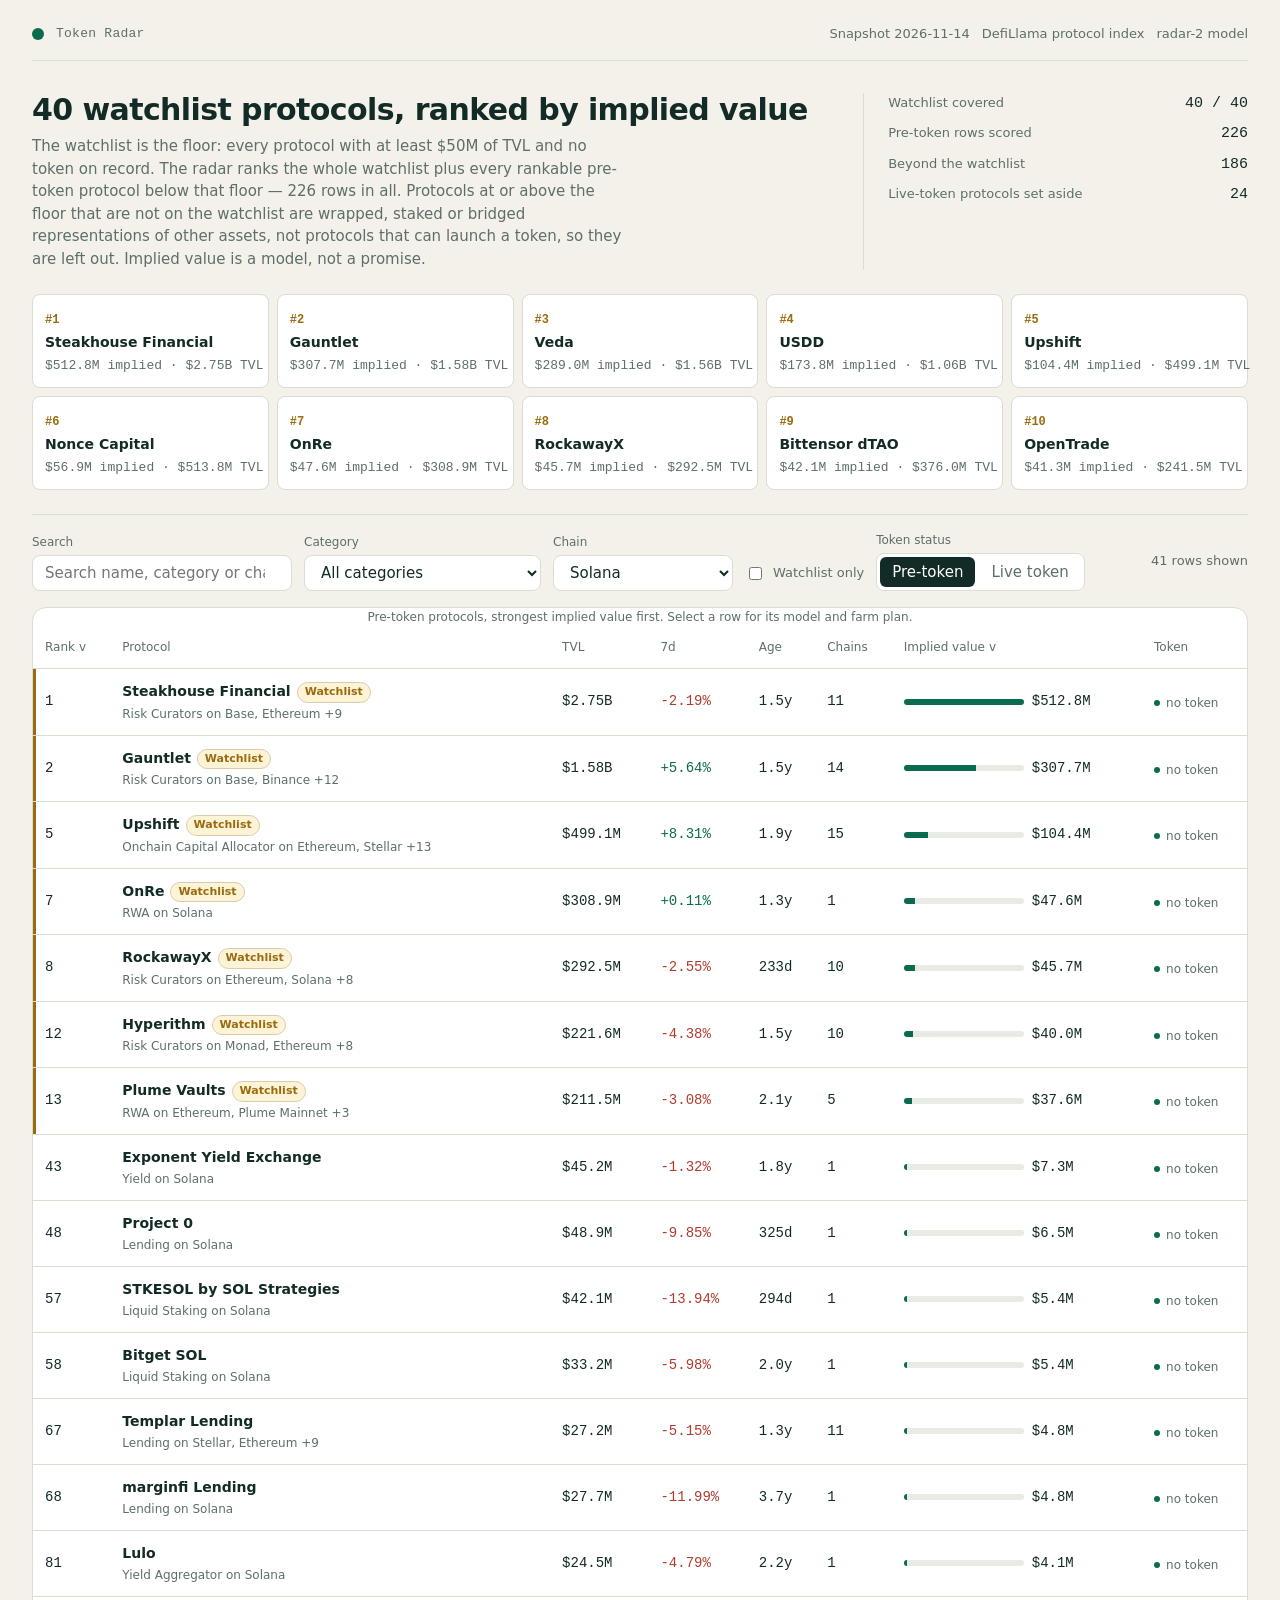
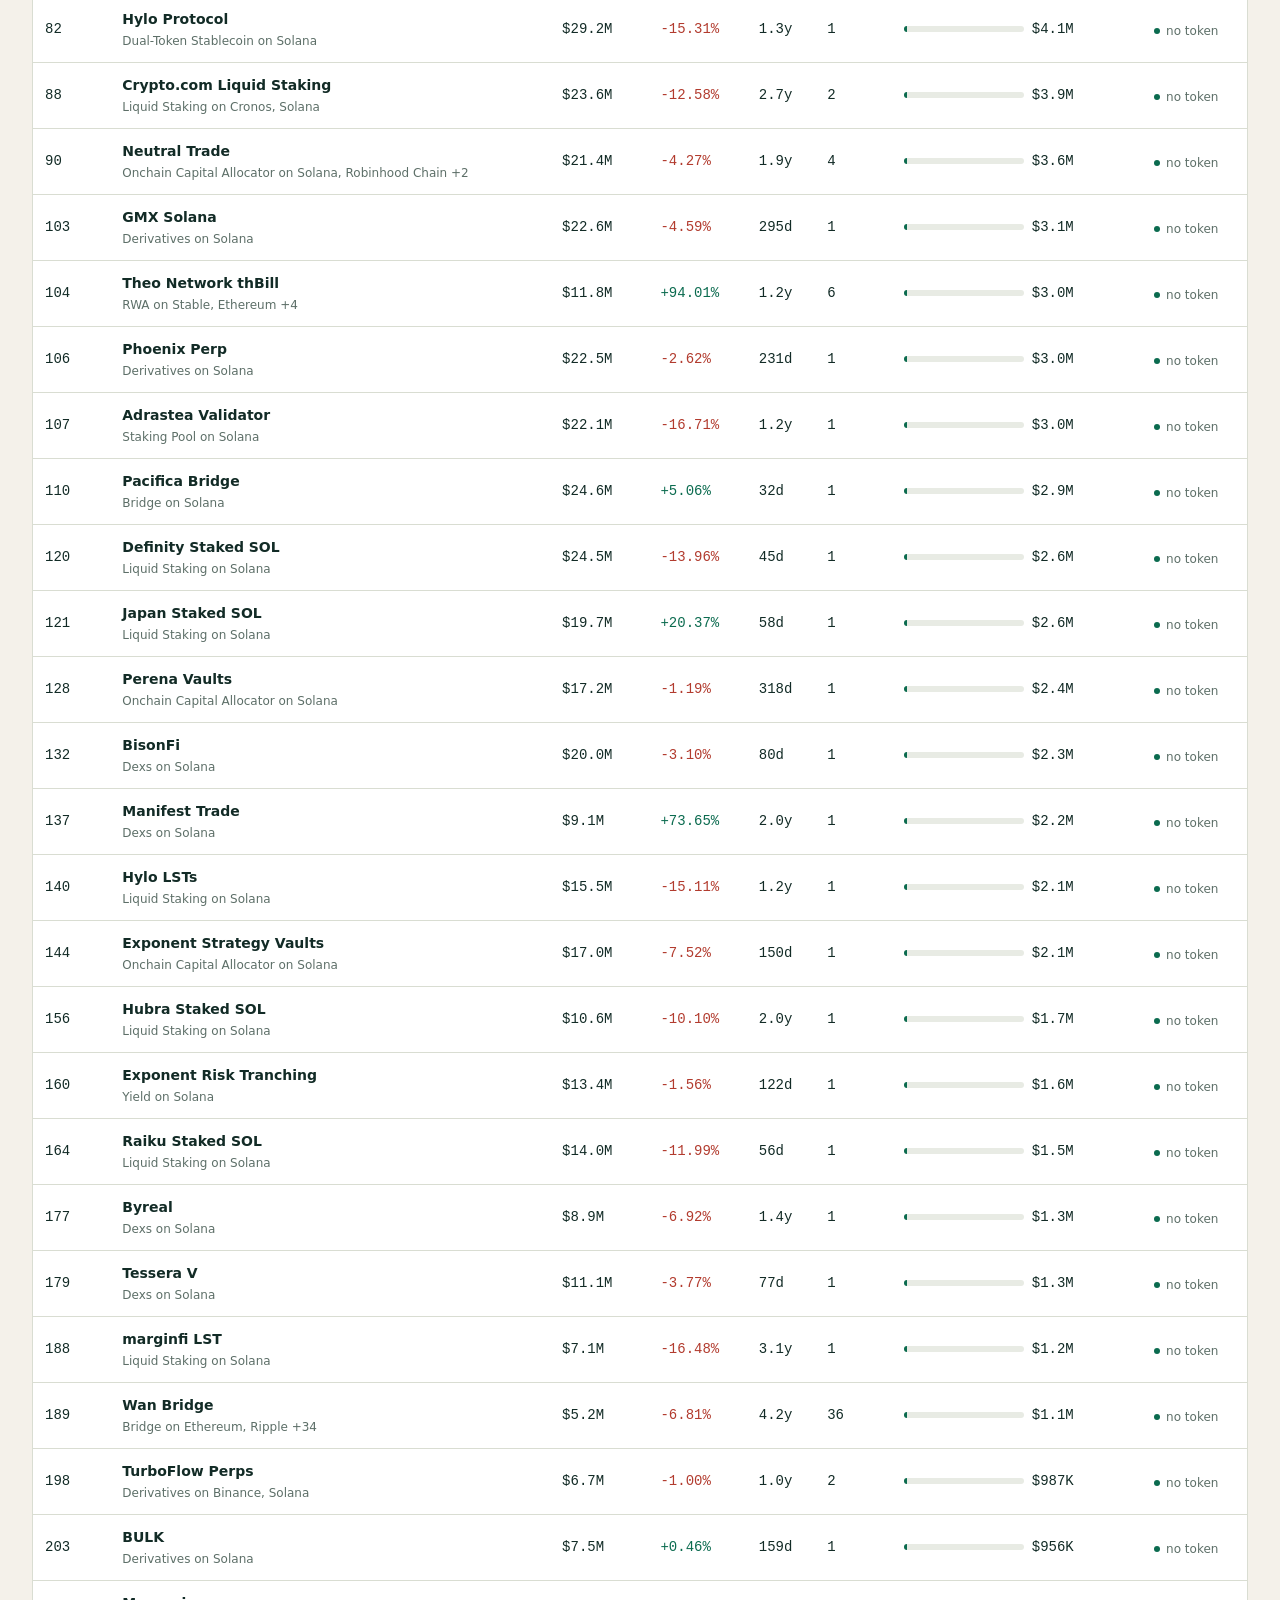
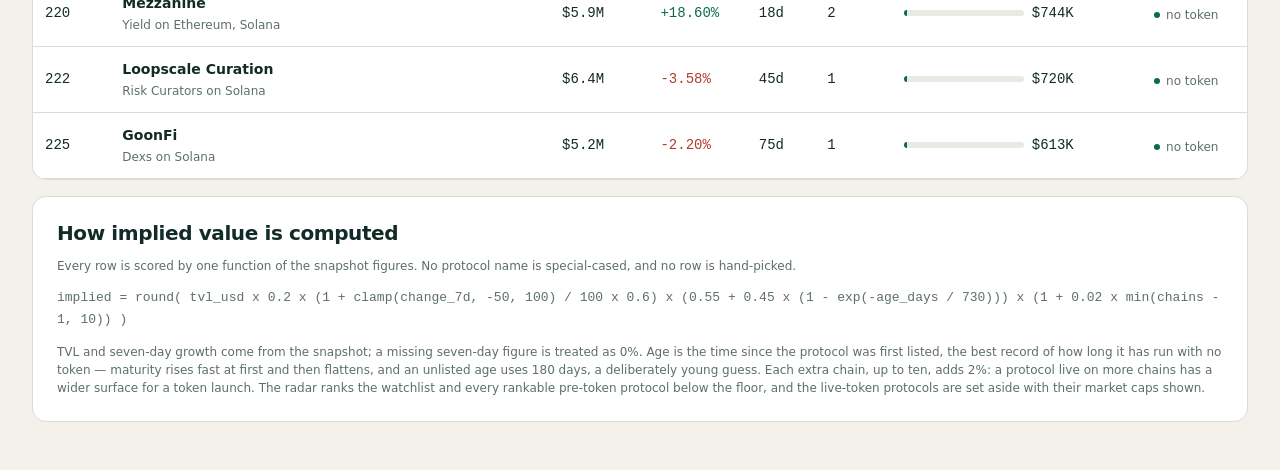
<file: filtered.html>
<!doctype html>
<html lang="en">
<head>
<meta charset="utf-8">
<meta name="viewport" content="width=device-width, initial-scale=1">
<meta name="description" content="Token Radar: every rankable pre-token protocol in the 14 November 2026 DefiLlama snapshot, ranked by implied value, with a farm plan for each.">
<title>Token Radar: pre-token protocols ranked by implied value</title>
<link rel="stylesheet" href="app.css">
</head>
<body>
<a class="skip" href="#board">Skip to the board</a>
<main id="board" tabindex="-1" aria-busy="true"></main>
<noscript><p style="max-width: 60ch; margin: 2em auto; font-family: system-ui, sans-serif;">Token Radar needs JavaScript to render its board: the data is in data.js beside this page, and the board is in board.json.</p></noscript>
<script src="data.js"></script>
<script>location.hash='chain=Solana';</script>
<script src="app.js"></script>
</body>
</html>
</file>
<file: app.css>
/* Token Radar's theme, radar-2. A deep teal ink on a warm paper canvas, one amber accent for
   watchlist rows and top ranks, and a single green for growth. Five palette values, two radii and
   two families are the whole style; everything else is spacing, a hairline and a type step. */
:root {
  --canvas: #f4f1ea;
  --surface: #ffffff;
  --ink: #122b26;
  --muted: #5d6f68;
  --border: #d9ddd2;
  --accent: #0b6b4f;
  --amber: #9a6b0f;
  --amber-soft: #fdf3d7;
  --negative: #b23b2e;
  --radius-control: 8px;
  --radius-panel: 14px;
  --font-body: system-ui, -apple-system, "Segoe UI", sans-serif;
  --font-num: ui-monospace, "SF Mono", Menlo, monospace;
  --step-1: 4px;
  --step-2: 8px;
  --step-3: 12px;
  --step-4: 16px;
  --step-5: 24px;
  --step-6: 32px;
  --step-7: 48px;
}

* { box-sizing: border-box; }
html { color-scheme: light; }
body {
  margin: 0;
  background: var(--canvas);
  color: var(--ink);
  font: 400 15px/1.5 var(--font-body);
  text-wrap: pretty;
}
h1, h2, h3 { margin: 0; letter-spacing: -0.02em; text-wrap: balance; }
h1 { font-size: 30px; line-height: 1.15; font-weight: 650; }
h2 { font-size: 20px; line-height: 1.2; font-weight: 650; }
h3 { font-size: 16px; line-height: 1.25; font-weight: 650; }
p { margin: 0; }
button, input, select { font: inherit; color: inherit; }
button { cursor: pointer; }
a { color: var(--accent); }
.skip {
  position: absolute; left: -9999px; top: 0; padding: var(--step-2) var(--step-4);
  background: var(--surface); border: 1px solid var(--border); z-index: 20;
}
.skip:focus { left: var(--step-4); top: var(--step-4); }
:focus-visible { outline: 2px solid var(--accent); outline-offset: 2px; }

.shell { max-width: 1320px; margin: 0 auto; padding: var(--step-5) var(--step-6) var(--step-7); }
.top {
  display: flex; align-items: flex-start; justify-content: space-between; gap: var(--step-5);
  padding-bottom: var(--step-4); border-bottom: 1px solid var(--border);
}
.brand { display: flex; align-items: center; gap: var(--step-3); }
.mark { width: 12px; height: 12px; border-radius: 50%; background: var(--accent); flex: none; }
.brand-name { font-family: var(--font-num); font-size: 13px; letter-spacing: 0.02em; color: var(--muted); }
.top-meta { display: flex; flex-wrap: wrap; gap: var(--step-3); justify-content: flex-end; color: var(--muted); font-size: 13px; }
.top-meta span { white-space: nowrap; }
.lede { display: grid; grid-template-columns: minmax(0, 1.35fr) minmax(280px, 0.65fr); gap: var(--step-6); padding: var(--step-6) 0 var(--step-5); }
.lede p { color: var(--muted); max-width: 62ch; margin-top: var(--step-2); }
.facts { display: grid; gap: var(--step-2); align-content: start; border-left: 1px solid var(--border); padding-left: var(--step-5); }
.fact { display: flex; align-items: baseline; justify-content: space-between; gap: var(--step-3); }
.fact b { font-family: var(--font-num); font-size: 15px; font-weight: 500; }
.fact span { color: var(--muted); font-size: 13px; }

.top10 { display: grid; grid-template-columns: repeat(5, minmax(0, 1fr)); gap: var(--step-2); padding: 0 0 var(--step-5); }
.top10-card {
  background: var(--surface); border: 1px solid var(--border); border-radius: var(--radius-control);
  padding: var(--step-3); cursor: pointer; text-align: left;
}
.top10-card:hover { border-color: var(--accent); }
.top10-card .rank { font-family: var(--font-num); font-size: 12px; color: var(--amber); font-weight: 700; }
.top10-card b { display: block; font-size: 14px; margin-top: 2px; overflow-wrap: anywhere; }
.top10-card .num { font-size: 13px; color: var(--muted); }

.controls { display: flex; flex-wrap: wrap; align-items: end; gap: var(--step-3); padding: var(--step-4) 0; border-top: 1px solid var(--border); }
.field { display: grid; gap: var(--step-1); }
.field label { color: var(--muted); font-size: 12px; }
.field input, .field select {
  min-height: 36px; padding: 0 var(--step-3); border: 1px solid var(--border); border-radius: var(--radius-control);
  background: var(--surface); min-width: 180px;
}
.field input { min-width: 260px; }
.check { display: flex; align-items: center; gap: var(--step-2); min-height: 36px; color: var(--muted); font-size: 13px; }
.check input { min-height: 0; }
.tabs { display: flex; gap: var(--step-1); padding: 3px; border: 1px solid var(--border); border-radius: var(--radius-control); background: var(--surface); }
.tabs button { min-height: 30px; padding: 0 var(--step-3); border: 0; border-radius: 6px; background: transparent; color: var(--muted); }
.tabs button[aria-pressed="true"] { background: var(--ink); color: var(--surface); }
.count { margin-left: auto; color: var(--muted); font-size: 13px; align-self: center; }

.panel { background: var(--surface); border: 1px solid var(--border); border-radius: var(--radius-panel); overflow: hidden; }
.table-wrap { overflow-x: auto; }
table { width: 100%; border-collapse: collapse; font-size: 14px; }
th, td { padding: var(--step-3) var(--step-3); border-bottom: 1px solid var(--border); text-align: left; vertical-align: middle; }
thead th { position: sticky; top: 0; background: var(--surface); color: var(--muted); font-size: 12px; font-weight: 500; white-space: nowrap; z-index: 1; }
th button { display: inline-flex; align-items: center; gap: var(--step-1); border: 0; background: none; padding: 0; color: inherit; font: inherit; }
th button:hover { color: var(--ink); }
tbody tr { cursor: pointer; }
tbody tr:hover { background: var(--amber-soft); }
tbody tr[data-selected="true"] { background: color-mix(in srgb, var(--accent) 8%, var(--surface)); }
tbody tr[data-watchlist="true"] td:first-child { box-shadow: inset 3px 0 0 var(--amber); }
.num { font-family: var(--font-num); font-variant-numeric: tabular-nums; white-space: nowrap; }
.name { display: grid; gap: 2px; }
.name b { font-weight: 600; }
.sub { color: var(--muted); font-size: 12px; }
.pos { color: var(--accent); }
.neg { color: var(--negative); }
.badge {
  display: inline-block; font-size: 11px; font-weight: 600; color: var(--amber);
  background: var(--amber-soft); border: 1px solid color-mix(in srgb, var(--amber) 35%, var(--surface));
  border-radius: 999px; padding: 1px 7px; margin-left: 6px; vertical-align: 1px; white-space: nowrap;
}
.bar { width: 120px; height: 6px; border-radius: 3px; background: color-mix(in srgb, var(--border) 60%, var(--surface)); overflow: hidden; }
.bar i { display: block; height: 100%; background: var(--accent); }
.implied { display: flex; align-items: center; gap: var(--step-2); }
.status { display: inline-flex; align-items: center; gap: 6px; color: var(--muted); font-size: 12px; white-space: nowrap; }
.status::before { content: ""; width: 6px; height: 6px; border-radius: 50%; background: var(--accent); }

.model { margin-top: var(--step-4); padding: var(--step-5); display: grid; gap: var(--step-3); }
.formula { font-family: var(--font-num); font-size: 13px; line-height: 1.7; color: var(--muted); overflow-wrap: anywhere; }
.empty { padding: var(--step-7) var(--step-5); text-align: center; display: grid; gap: var(--step-3); justify-items: center; }
.empty p { color: var(--muted); }
.button { min-height: 36px; padding: 0 var(--step-4); border: 1px solid var(--border); border-radius: var(--radius-control); background: var(--surface); }
.button.primary { background: var(--accent); border-color: var(--accent); color: var(--surface); }

.detail {
  position: fixed; top: 0; right: 0; bottom: 0; width: min(520px, 92vw); z-index: 10;
  background: var(--surface); border-left: 1px solid var(--border); padding: var(--step-5);
  overflow-y: auto; transform: translateX(0); transition: transform 200ms cubic-bezier(0, 0, 0.2, 1);
}
.detail[hidden] { display: none; }
.detail { margin: 0 0 0 auto; max-height: 100%; }
.detail::backdrop { background: rgba(18, 43, 38, 0.28); }
.detail-head { display: flex; align-items: start; justify-content: space-between; gap: var(--step-4); }
.detail-head > div { min-width: 0; }
.detail-head .sub { overflow-wrap: anywhere; }
.close { flex: none; min-width: 32px; min-height: 32px; padding: 0 var(--step-2); white-space: nowrap; border: 1px solid var(--border); border-radius: var(--radius-control); background: var(--surface); }
.detail h2 { margin-top: var(--step-1); }
.detail .sub { margin-top: var(--step-1); }
.detail-section { margin-top: var(--step-5); padding-top: var(--step-4); border-top: 1px solid var(--border); }
.detail-section h3 { margin-bottom: var(--step-2); }
.equation { display: grid; gap: var(--step-2); font-family: var(--font-num); font-size: 13px; }
.equation div { display: flex; justify-content: space-between; gap: var(--step-3); }
.equation span { color: var(--muted); }
.steps { margin: 0; padding-left: var(--step-5); display: grid; gap: var(--step-3); }
.steps li { padding-left: var(--step-1); }
.steps b { display: block; font-weight: 500; }
.cost { color: var(--muted); font-size: 12px; font-family: var(--font-num); }

@media (max-width: 900px) {
  .shell { padding: var(--step-4); }
  .lede { grid-template-columns: 1fr; gap: var(--step-4); }
  .facts { border-left: 0; border-top: 1px solid var(--border); padding-left: 0; padding-top: var(--step-4); }
  .top10 { grid-template-columns: repeat(2, minmax(0, 1fr)); }
  .field input { min-width: 0; width: 100%; }
}
@media print {
  .controls, .top10, .detail { display: none; }
  body { background: #fff; }
  .shell { max-width: none; padding: 0; }
}
@media (prefers-reduced-motion: reduce) {
  *, *::before, *::after { transition-duration: 0.01ms !important; animation-duration: 0.01ms !important; animation-iteration-count: 1 !important; }
}
</file>
